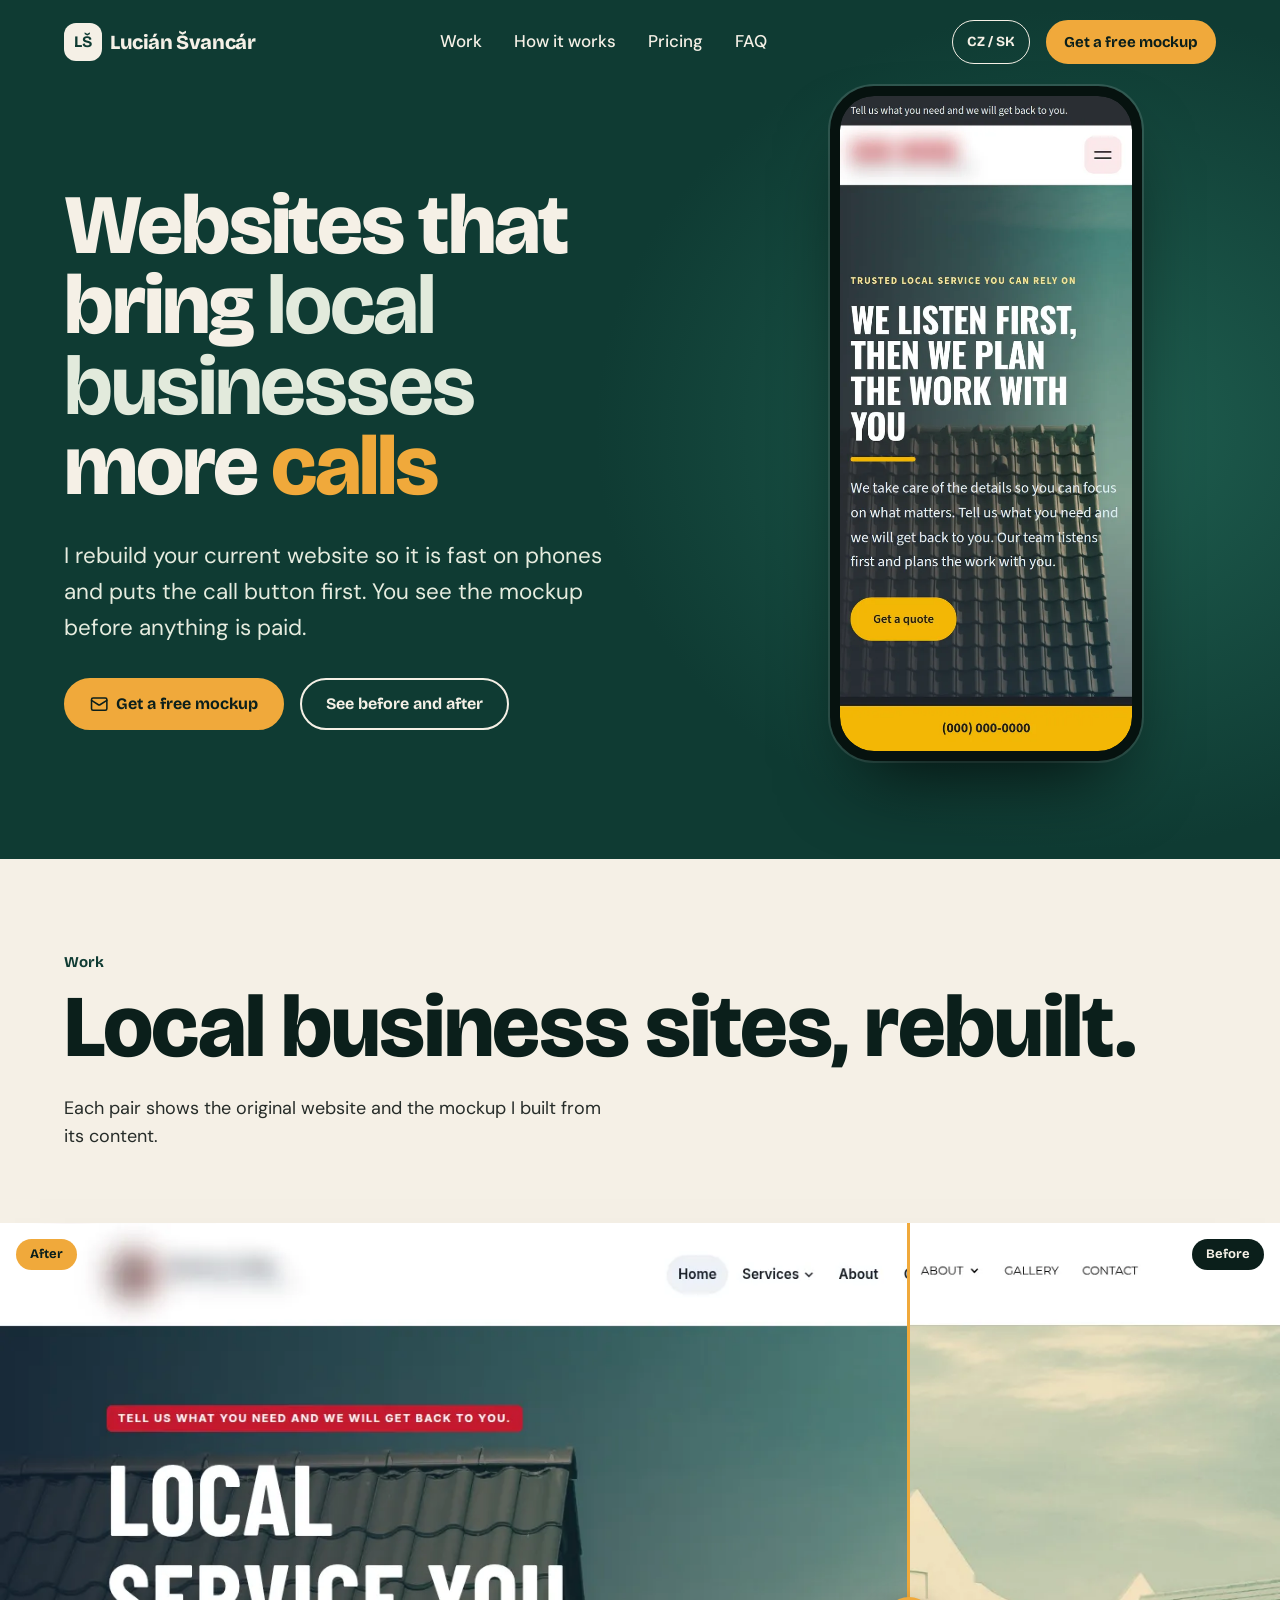
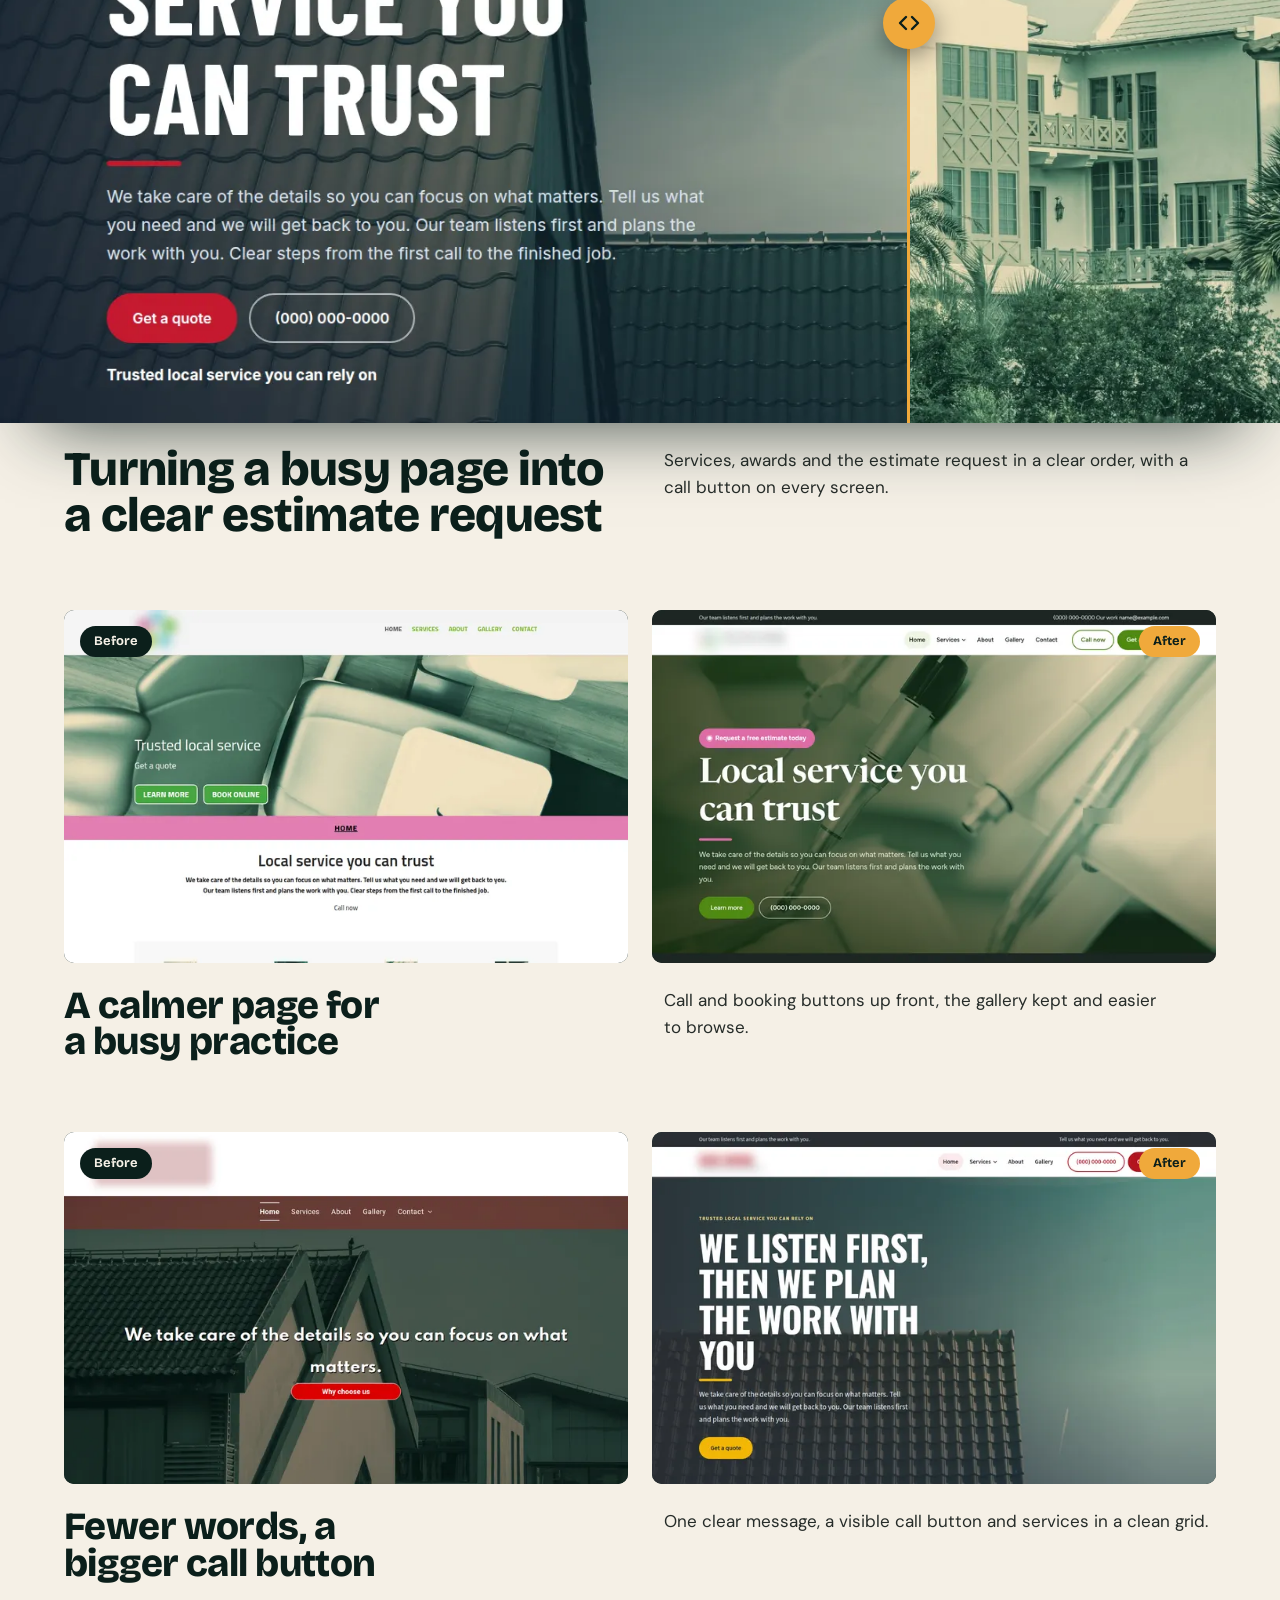
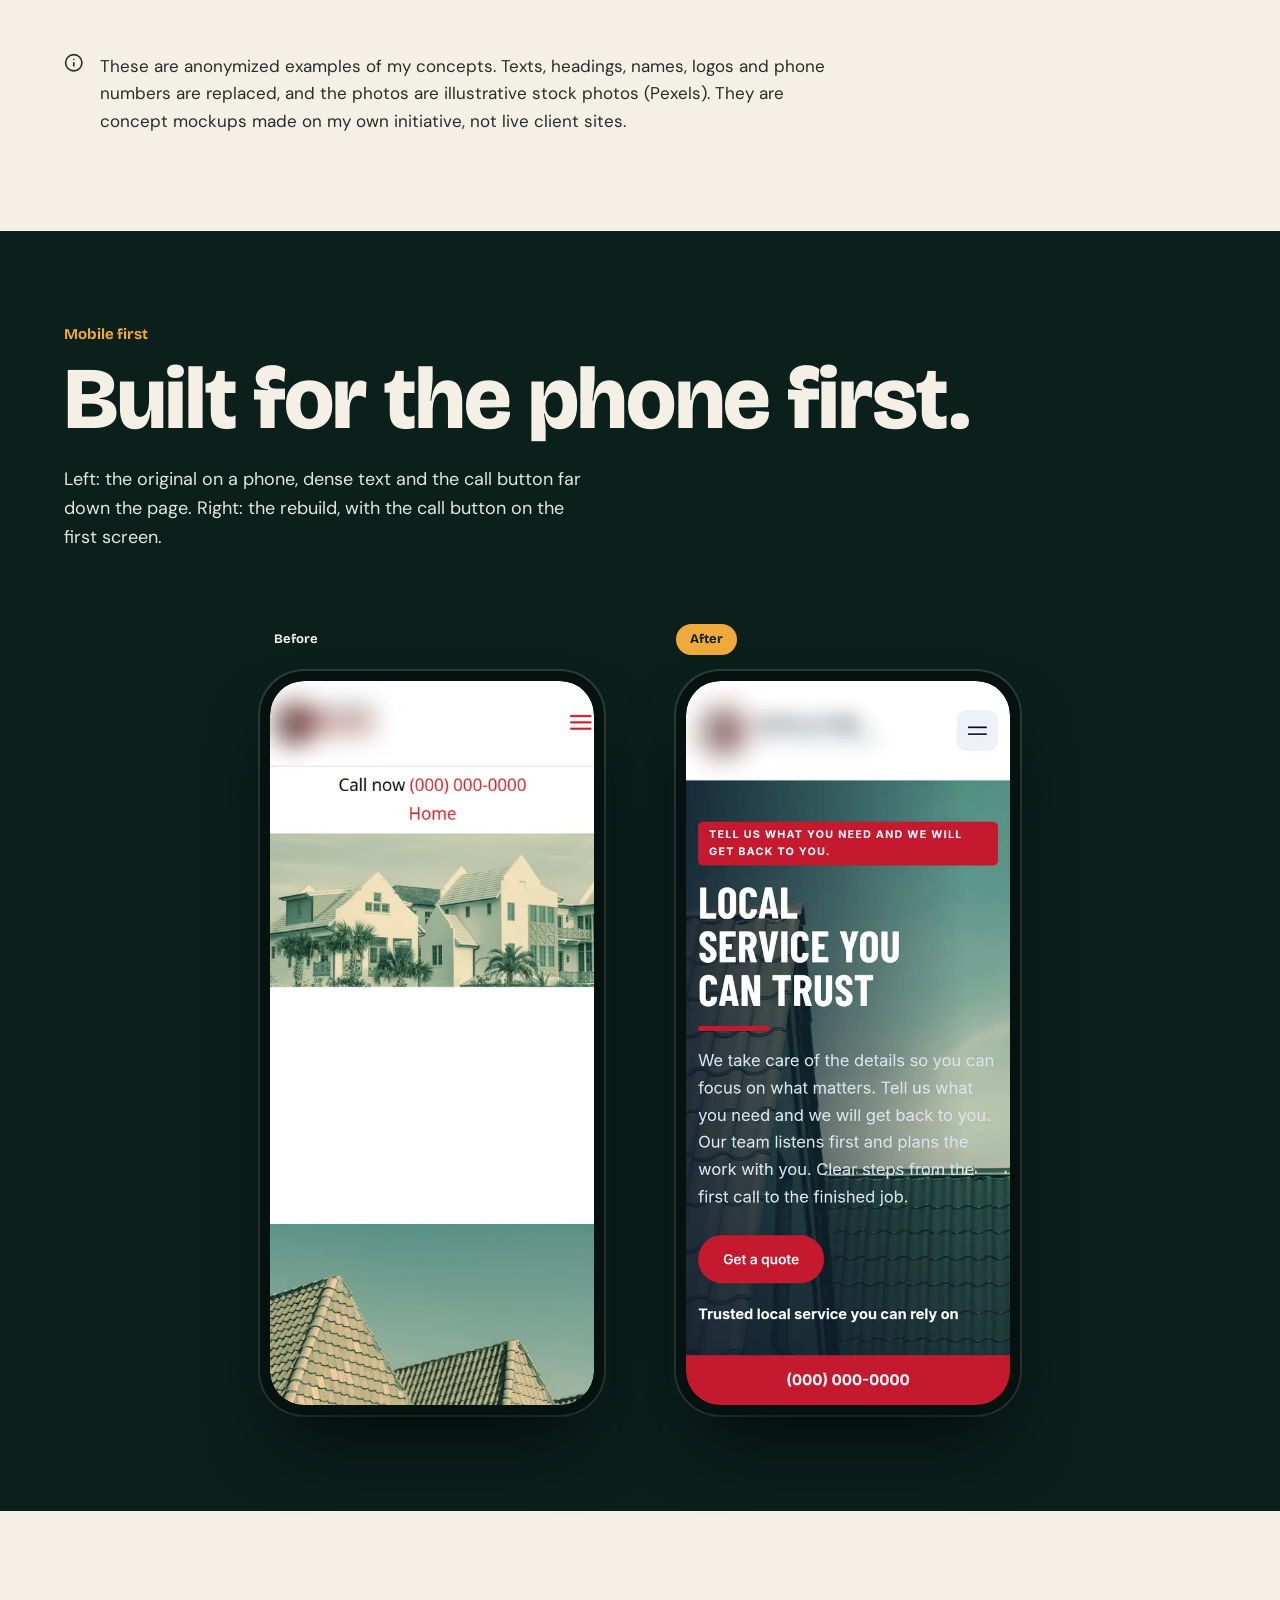
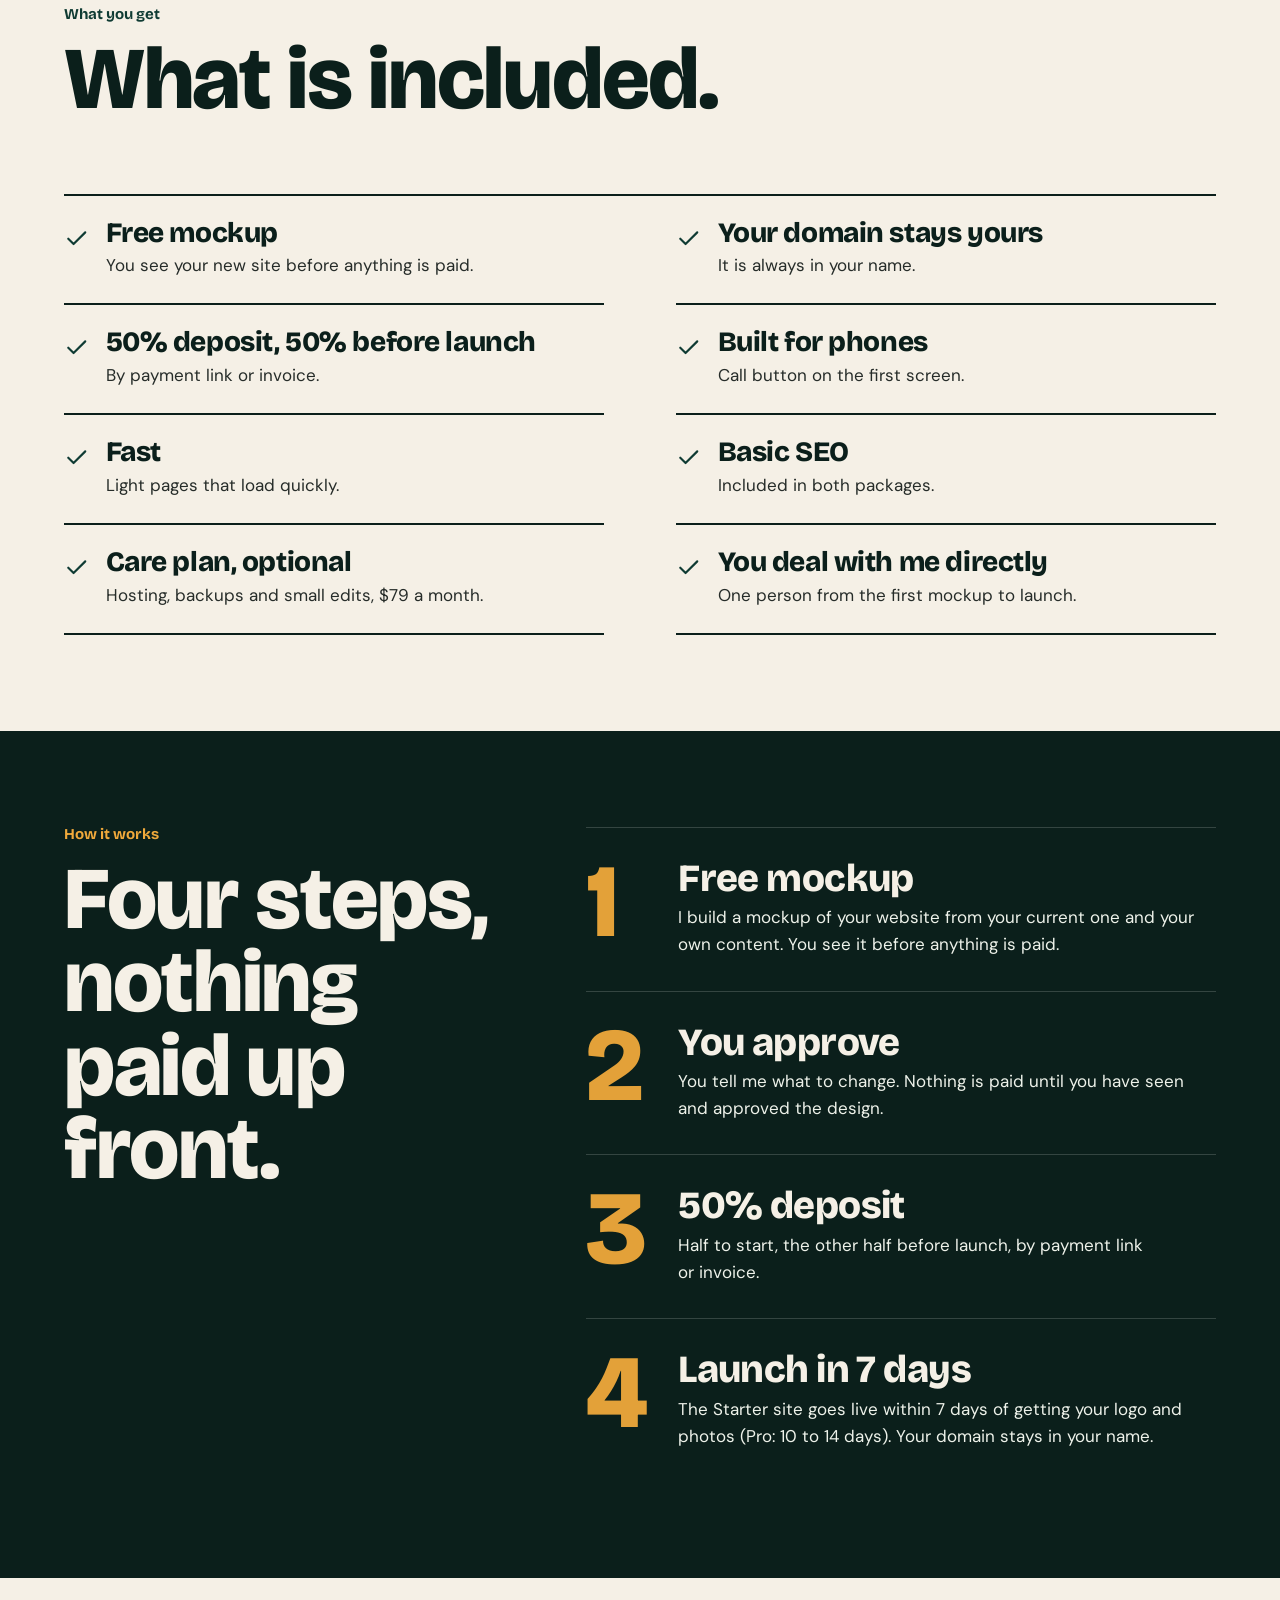
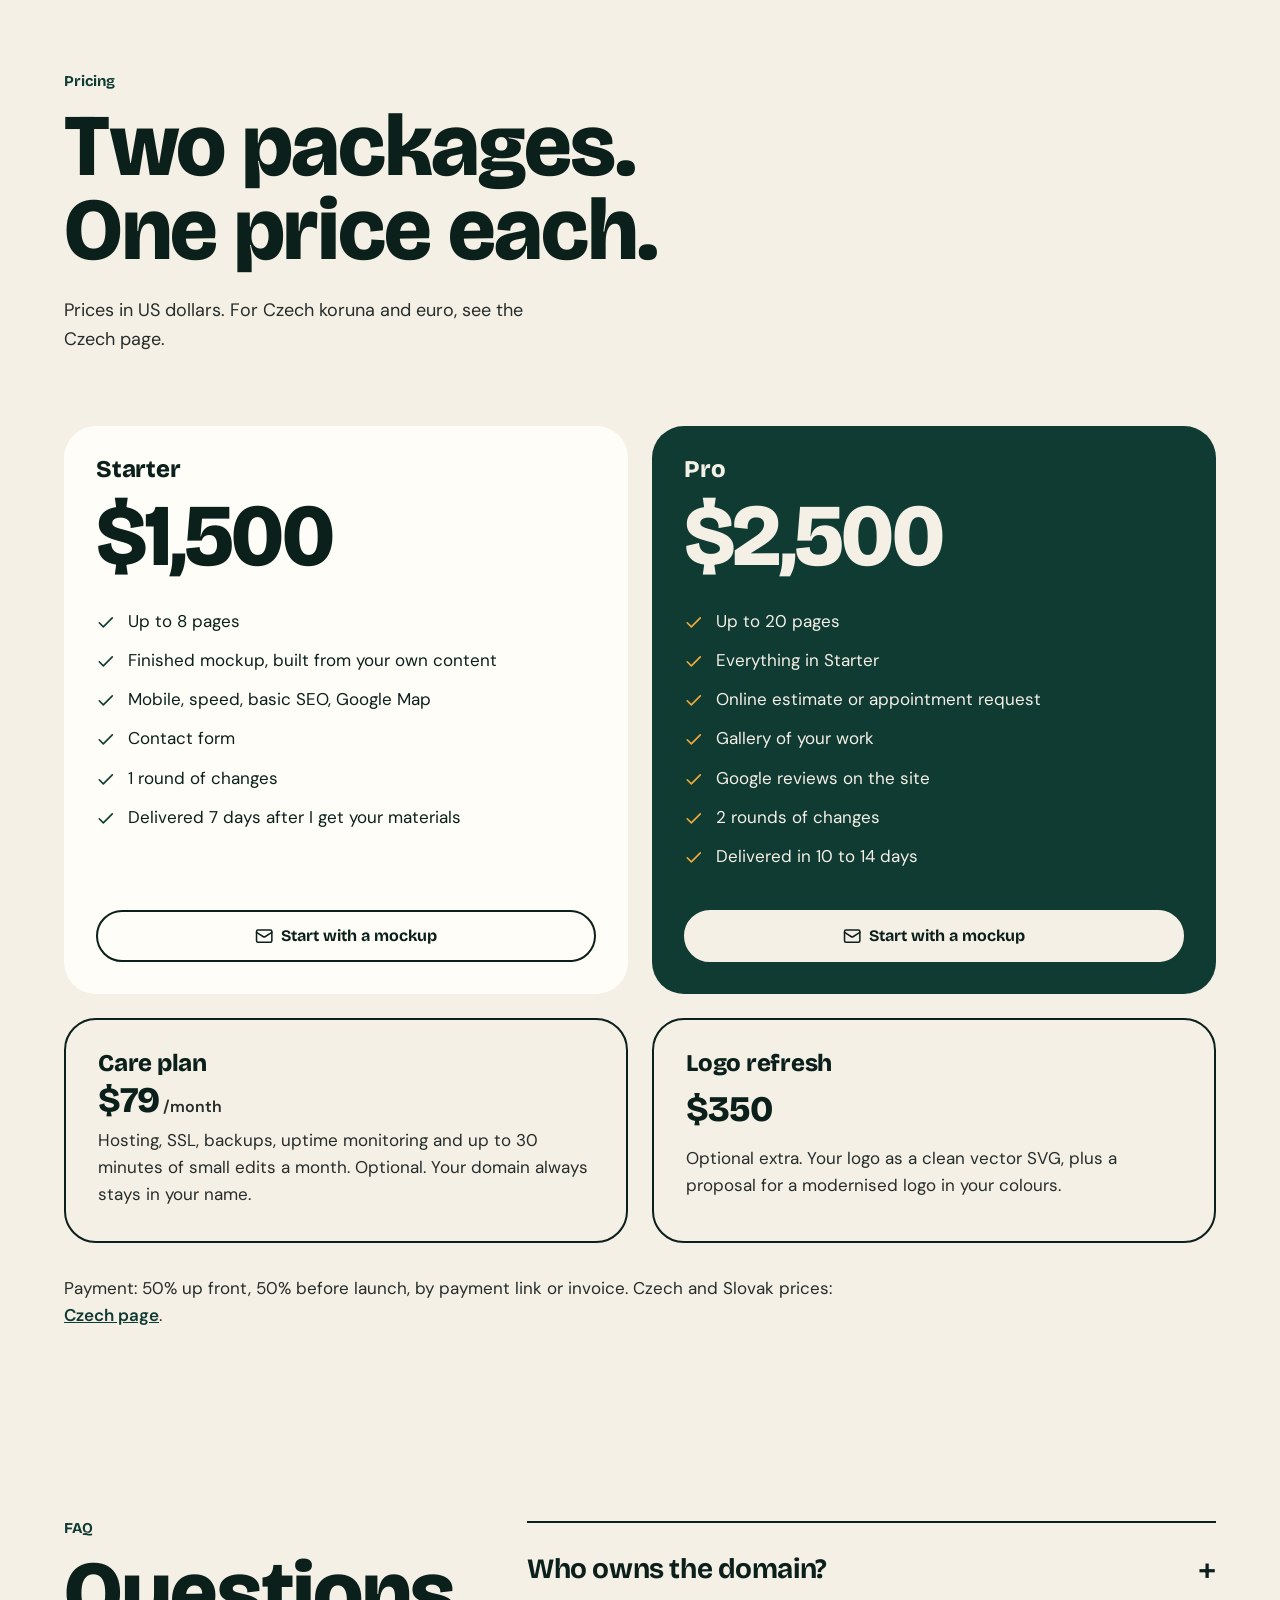
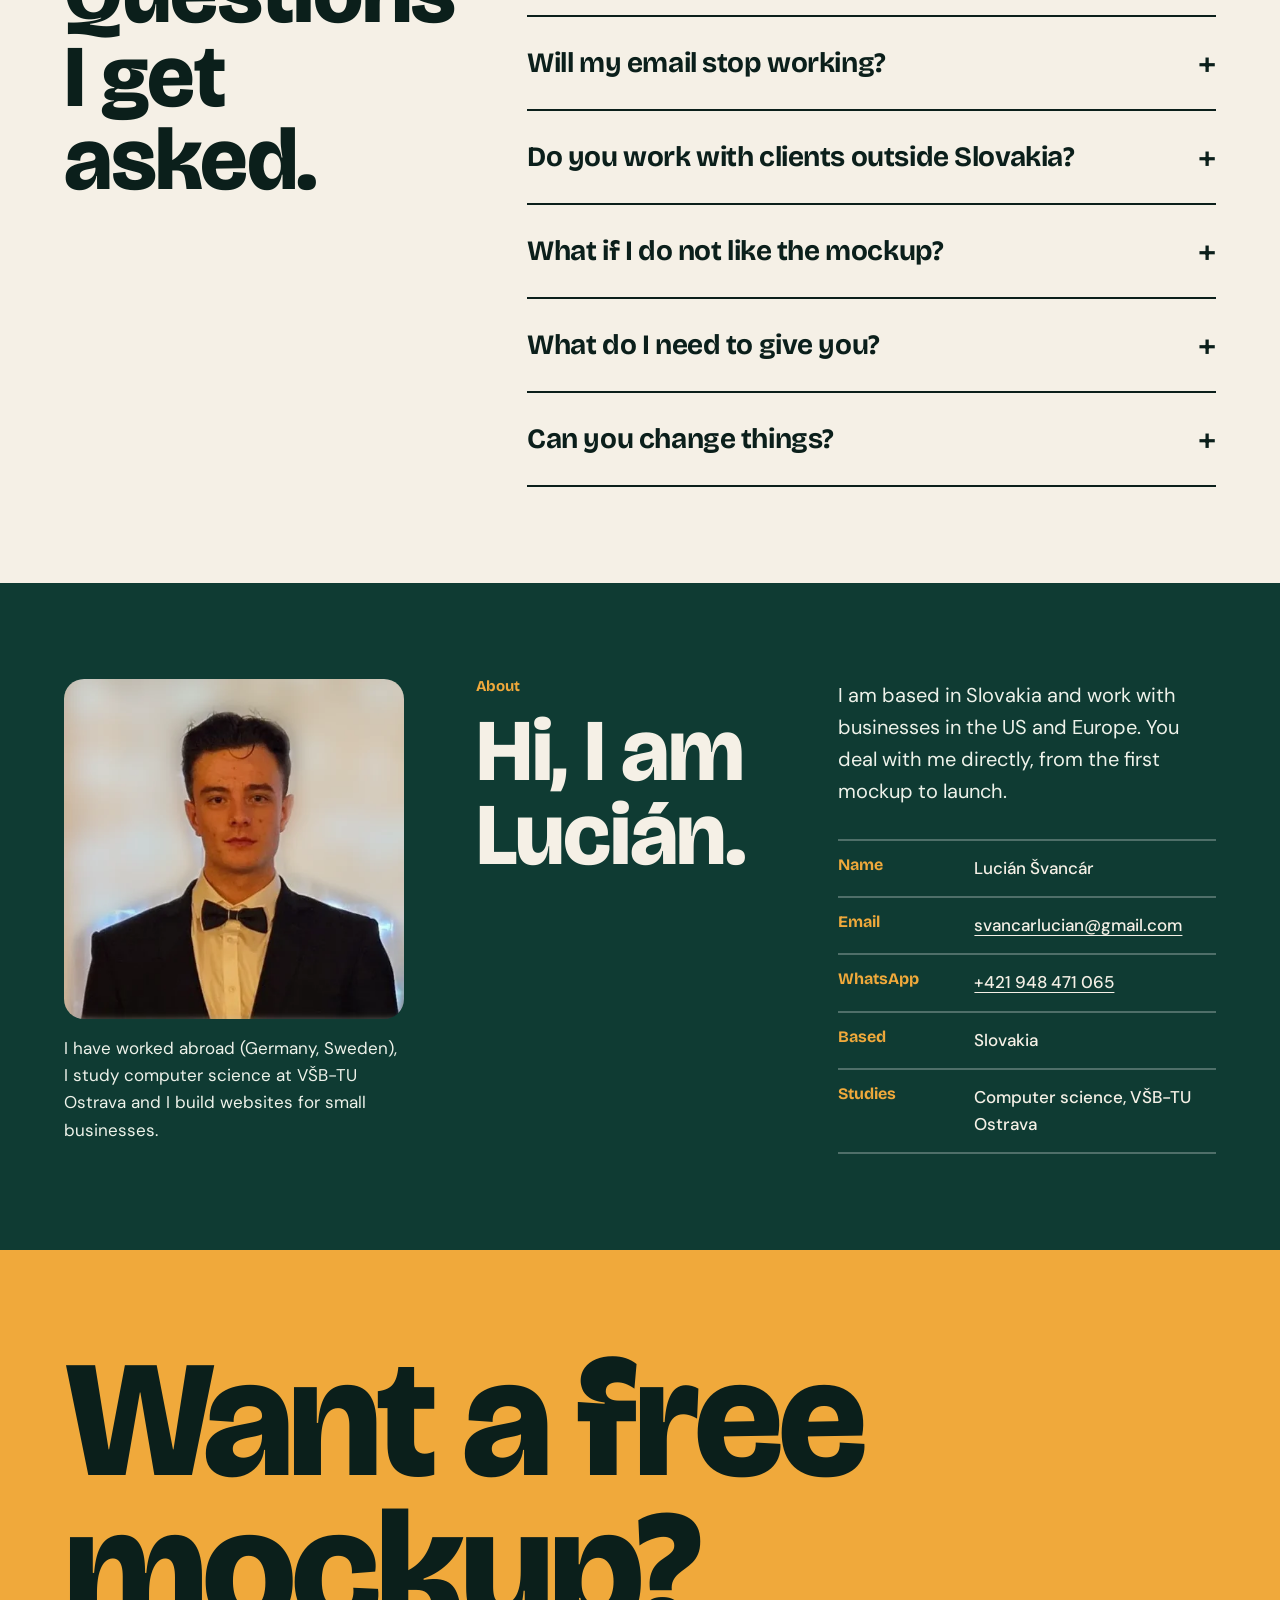
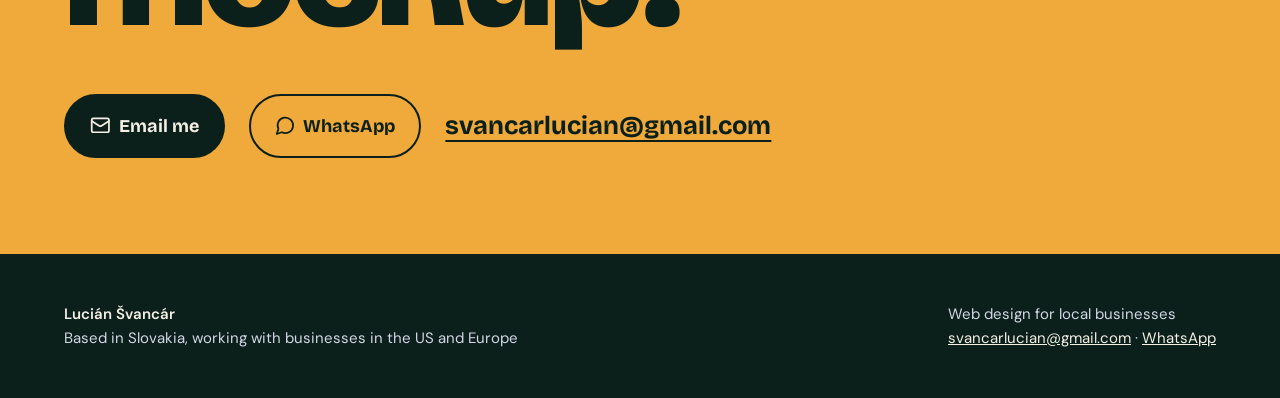
<file: index.html>
<!doctype html>
<html lang="en" class="nojs">
<head>
<meta charset="utf-8">
<meta name="viewport" content="width=device-width,initial-scale=1">
<title>Lucián Švancár | Websites that bring local businesses more calls</title>
<meta name="description" content="Web design for local businesses. Free mockup first, you approve it, 50% deposit, launch in 7 days. Starter from $1,500.">
<meta name="robots" content="index,follow,max-image-preview:large">
<link rel="canonical" href="https://luciansvancar.github.io/">
<link rel="alternate" hreflang="en" href="https://luciansvancar.github.io/">
<link rel="alternate" hreflang="cs" href="https://luciansvancar.github.io/cz/">
<link rel="alternate" hreflang="x-default" href="https://luciansvancar.github.io/">
<meta property="og:type" content="website">
<meta property="og:title" content="Lucián Švancár | Websites that bring local businesses more calls">
<meta property="og:description" content="Web design for local businesses. Free mockup first, you approve it, 50% deposit, launch in 7 days. Starter from $1,500.">
<meta property="og:url" content="https://luciansvancar.github.io/">
<meta property="og:image" content="https://luciansvancar.github.io/img/og.png">
<meta property="og:locale" content="en_US">
<meta name="twitter:card" content="summary_large_image">
<meta name="theme-color" content="#0f3b33">
<link rel="icon" href="favicon.svg" type="image/svg+xml">
<link rel="preload" href="fonts/brico-latin.woff2" as="font" type="font/woff2" crossorigin>
<link rel="stylesheet" href="css/style.css">
<script type="application/ld+json">{"@context":"https://schema.org","@type":"ProfessionalService","name":"Lucián Švancár, web design","url":"https://luciansvancar.github.io/","email":"svancarlucian@gmail.com","description":"Web design for local businesses","areaServed":["US","Europe"],"founder":{"@type":"Person","name":"Lucián Švancár"}}</script>
<script>document.documentElement.classList.remove('nojs')</script>
</head>
<body>
<a class="skip" href="#main">Skip to content</a>
<header class="hd"><div class="wrap">
<a class="brand" href="./"><b aria-hidden="true">LŠ</b><span>Lucián Švancár</span></a>
<nav class="nav" aria-label="Main"><a href="#work">Work</a><a href="#how">How it works</a><a href="#pricing">Pricing</a><a href="#faq">FAQ</a></nav>
<div class="hd-r"><a class="lang" href="cz/" hreflang="cs" lang="cs">CZ / SK</a><a class="btn sm" href="mailto:svancarlucian@gmail.com?subject=Free%20website%20mockup">Get a free mockup</a><button class="burger" type="button" aria-expanded="false" aria-controls="mnav" aria-label="Menu"><svg class="i" viewBox="0 0 24 24" aria-hidden="true"><path d="M4 6h16M4 12h16M4 18h16"/></svg></button></div>
</div><div class="mnav" id="mnav"><a href="#work">Work</a><a href="#how">How it works</a><a href="#pricing">Pricing</a><a href="#faq">FAQ</a><a href="mailto:svancarlucian@gmail.com?subject=Free%20website%20mockup">Get a free mockup</a></div></header>
<main id="main">
<section class="hero"><div class="wrap hero-g"><div class="hl">
<h1>Websites that bring <span class="sm">local businesses</span> more <span class="c">calls</span></h1>
<p class="lede">I rebuild your current website so it is fast on phones and puts the call button first. You see the mockup before anything is paid.</p>
<div class="cta"><a class="btn" href="mailto:svancarlucian@gmail.com?subject=Free%20website%20mockup"><svg class="i" viewBox="0 0 24 24" aria-hidden="true"><rect width="20" height="16" x="2" y="4" rx="2"/><path d="m22 7-8.97 5.7a1.94 1.94 0 0 1-2.06 0L2 7"/></svg>Get a free mockup</a><a class="lnk" href="#work">See before and after</a></div>
</div><div class="hp"><div class="phone hero-ph"><img src="img/m-roof2-after.webp" width="600" height="1298" alt="Anonymized phone screenshot of a roofing company website"></div></div>
</div></section>
<section id="work"><div class="wrap">
<div class="sec-h rv"><div><span class="kick">Work</span><h2>Local business sites, rebuilt.</h2></div><p>Each pair shows the original website and the mockup I built from its content.</p></div>
<div class="bigcase rv"><div class="cmp" style="--p:71%"><div class="cmp-i cmp-b"><span class="tag">Before</span><img src="img/roof1-before-700.webp" srcset="img/roof1-before-700.webp 720w,img/roof1-before.webp 1440w" sizes="100vw" width="1440" height="900" alt="Before and after, local roofing company (anonymized)" loading="lazy" decoding="async"></div><div class="cmp-i cmp-a"><span class="tag t2">After</span><img src="img/roof1-after-700.webp" srcset="img/roof1-after-700.webp 720w,img/roof1-after.webp 1440w" sizes="100vw" width="1440" height="900" alt="Before and after, local roofing company (anonymized)" loading="lazy" decoding="async"></div><div class="cmp-h" aria-hidden="true"><span><svg viewBox="0 0 24 24"><path d="m9 6-6 6 6 6M15 6l6 6-6 6"/></svg></span></div><input class="cmp-r" type="range" min="0" max="100" value="71" aria-label="Drag to compare before and after"></div><div class="wrap"><div class="cap"><h3>Turning a busy page into a clear estimate request</h3><p>Services, awards and the estimate request in a clear order, with a call button on every screen.</p></div></div></div><div class="smalls"><article class="sm-c rv"><div class="duo"><figure><span class="tag">Before</span><img src="img/dental-before-700.webp" srcset="img/dental-before-700.webp 720w,img/dental-before.webp 1440w" sizes="(min-width:900px) 45vw,100vw" width="1440" height="900" alt="Before and after, local dental practice (anonymized)" loading="lazy" decoding="async"></figure><figure><span class="tag t2">After</span><img src="img/dental-after-700.webp" srcset="img/dental-after-700.webp 720w,img/dental-after.webp 1440w" sizes="(min-width:900px) 45vw,100vw" width="1440" height="900" alt="Before and after, local dental practice (anonymized)" loading="lazy" decoding="async"></figure></div><div class="cap"><h3>A calmer page for a busy practice</h3><p>Call and booking buttons up front, the gallery kept and easier to browse.</p></div></article><article class="sm-c rv"><div class="duo"><figure><span class="tag">Before</span><img src="img/roof2-before-700.webp" srcset="img/roof2-before-700.webp 720w,img/roof2-before.webp 1440w" sizes="(min-width:900px) 45vw,100vw" width="1440" height="900" alt="Before and after, local roofing company (anonymized)" loading="lazy" decoding="async"></figure><figure><span class="tag t2">After</span><img src="img/roof2-after-700.webp" srcset="img/roof2-after-700.webp 720w,img/roof2-after.webp 1440w" sizes="(min-width:900px) 45vw,100vw" width="1440" height="900" alt="Before and after, local roofing company (anonymized)" loading="lazy" decoding="async"></figure></div><div class="cap"><h3>Fewer words, a bigger call button</h3><p>One clear message, a visible call button and services in a clean grid.</p></div></article></div>
<p class="note rv"><svg class="i" viewBox="0 0 24 24" aria-hidden="true"><circle cx="12" cy="12" r="10"/><path d="M12 16v-4M12 8h.01"/></svg><span>These are anonymized examples of my concepts. Texts, headings, names, logos and phone numbers are replaced, and the photos are illustrative stock photos (Pexels). They are concept mockups made on my own initiative, not live client sites.</span></p>
</div></section>
<section id="mobile" class="dark mf"><div class="wrap"><div class="sec-h rv"><div><span class="kick">Mobile first</span><h2>Built for the phone first.</h2></div><p>Left: the original on a phone, dense text and the call button far down the page. Right: the rebuild, with the call button on the first screen.</p></div><div class="phones rv"><figure class="phone-w"><span class="tag">Before</span><div class="phone"><img src="img/m-roof1-before.webp" width="600" height="1298" alt="Anonymized phone screenshot of a roofing company website" loading="lazy" decoding="async"></div></figure><figure class="phone-w"><span class="tag t2">After</span><div class="phone"><img src="img/m-roof1-after.webp" width="600" height="1298" alt="Anonymized phone screenshot of a roofing company website" loading="lazy" decoding="async"></div></figure></div></div></section>
<section id="get"><div class="wrap"><div class="sec-h rv"><div><span class="kick">What you get</span><h2>What is included.</h2></div></div><ul class="gets"><li class="rv"><svg class="i" viewBox="0 0 24 24" aria-hidden="true"><path d="M20 6 9 17l-5-5"/></svg><div><h3>Free mockup</h3><p>You see your new site before anything is paid.</p></div></li><li class="rv"><svg class="i" viewBox="0 0 24 24" aria-hidden="true"><path d="M20 6 9 17l-5-5"/></svg><div><h3>Your domain stays yours</h3><p>It is always in your name.</p></div></li><li class="rv"><svg class="i" viewBox="0 0 24 24" aria-hidden="true"><path d="M20 6 9 17l-5-5"/></svg><div><h3>50% deposit, 50% before launch</h3><p>By payment link or invoice.</p></div></li><li class="rv"><svg class="i" viewBox="0 0 24 24" aria-hidden="true"><path d="M20 6 9 17l-5-5"/></svg><div><h3>Built for phones</h3><p>Call button on the first screen.</p></div></li><li class="rv"><svg class="i" viewBox="0 0 24 24" aria-hidden="true"><path d="M20 6 9 17l-5-5"/></svg><div><h3>Fast</h3><p>Light pages that load quickly.</p></div></li><li class="rv"><svg class="i" viewBox="0 0 24 24" aria-hidden="true"><path d="M20 6 9 17l-5-5"/></svg><div><h3>Basic SEO</h3><p>Included in both packages.</p></div></li><li class="rv"><svg class="i" viewBox="0 0 24 24" aria-hidden="true"><path d="M20 6 9 17l-5-5"/></svg><div><h3>Care plan, optional</h3><p>Hosting, backups and small edits, $79 a month.</p></div></li><li class="rv"><svg class="i" viewBox="0 0 24 24" aria-hidden="true"><path d="M20 6 9 17l-5-5"/></svg><div><h3>You deal with me directly</h3><p>One person from the first mockup to launch.</p></div></li></ul></div></section>
<section id="how" class="dark"><div class="wrap steps">
<div class="stl rv"><span class="kick">How it works</span><h2>Four steps, nothing paid up front.</h2></div>
<ol style="list-style:none;margin:0;padding:0"><li class="step rv"><span class="nn" aria-hidden="true">1</span><div><h3>Free mockup</h3><p>I build a mockup of your website from your current one and your own content. You see it before anything is paid.</p></div></li><li class="step rv"><span class="nn" aria-hidden="true">2</span><div><h3>You approve</h3><p>You tell me what to change. Nothing is paid until you have seen and approved the design.</p></div></li><li class="step rv"><span class="nn" aria-hidden="true">3</span><div><h3>50% deposit</h3><p>Half to start, the other half before launch, by payment link or invoice.</p></div></li><li class="step rv"><span class="nn" aria-hidden="true">4</span><div><h3>Launch in 7 days</h3><p>The Starter site goes live within 7 days of getting your logo and photos (Pro: 10 to 14 days). Your domain stays in your name.</p></div></li></ol>
</div></section>
<section id="pricing"><div class="wrap">
<div class="sec-h rv"><div><span class="kick">Pricing</span><h2>Two packages. One price each.</h2></div><p>Prices in US dollars. For Czech koruna and euro, see the Czech page.</p></div>
<div class="plans"><div class="plan rv"><h3>Starter</h3><div class="price">$1,500</div><ul><li><svg class="i" viewBox="0 0 24 24" aria-hidden="true"><path d="M20 6 9 17l-5-5"/></svg><span>Up to 8 pages</span></li><li><svg class="i" viewBox="0 0 24 24" aria-hidden="true"><path d="M20 6 9 17l-5-5"/></svg><span>Finished mockup, built from your own content</span></li><li><svg class="i" viewBox="0 0 24 24" aria-hidden="true"><path d="M20 6 9 17l-5-5"/></svg><span>Mobile, speed, basic SEO, Google Map</span></li><li><svg class="i" viewBox="0 0 24 24" aria-hidden="true"><path d="M20 6 9 17l-5-5"/></svg><span>Contact form</span></li><li><svg class="i" viewBox="0 0 24 24" aria-hidden="true"><path d="M20 6 9 17l-5-5"/></svg><span>1 round of changes</span></li><li><svg class="i" viewBox="0 0 24 24" aria-hidden="true"><path d="M20 6 9 17l-5-5"/></svg><span>Delivered 7 days after I get your materials</span></li></ul><a class="btn ghost" href="mailto:svancarlucian@gmail.com?subject=Free%20website%20mockup"><svg class="i" viewBox="0 0 24 24" aria-hidden="true"><rect width="20" height="16" x="2" y="4" rx="2"/><path d="m22 7-8.97 5.7a1.94 1.94 0 0 1-2.06 0L2 7"/></svg>Start with a mockup</a></div><div class="plan pro rv"><h3>Pro</h3><div class="price">$2,500</div><ul><li><svg class="i" viewBox="0 0 24 24" aria-hidden="true"><path d="M20 6 9 17l-5-5"/></svg><span>Up to 20 pages</span></li><li><svg class="i" viewBox="0 0 24 24" aria-hidden="true"><path d="M20 6 9 17l-5-5"/></svg><span>Everything in Starter</span></li><li><svg class="i" viewBox="0 0 24 24" aria-hidden="true"><path d="M20 6 9 17l-5-5"/></svg><span>Online estimate or appointment request</span></li><li><svg class="i" viewBox="0 0 24 24" aria-hidden="true"><path d="M20 6 9 17l-5-5"/></svg><span>Gallery of your work</span></li><li><svg class="i" viewBox="0 0 24 24" aria-hidden="true"><path d="M20 6 9 17l-5-5"/></svg><span>Google reviews on the site</span></li><li><svg class="i" viewBox="0 0 24 24" aria-hidden="true"><path d="M20 6 9 17l-5-5"/></svg><span>2 rounds of changes</span></li><li><svg class="i" viewBox="0 0 24 24" aria-hidden="true"><path d="M20 6 9 17l-5-5"/></svg><span>Delivered in 10 to 14 days</span></li></ul><a class="btn" href="mailto:svancarlucian@gmail.com?subject=Free%20website%20mockup"><svg class="i" viewBox="0 0 24 24" aria-hidden="true"><rect width="20" height="16" x="2" y="4" rx="2"/><path d="m22 7-8.97 5.7a1.94 1.94 0 0 1-2.06 0L2 7"/></svg>Start with a mockup</a></div></div>
<div class="also"><div class="add rv"><h3>Care plan</h3><div class="p">$79<small style="font:600 1rem var(--f-b);letter-spacing:0;color:var(--mute)"> /month</small></div><p>Hosting, SSL, backups, uptime monitoring and up to 30 minutes of small edits a month. Optional. Your domain always stays in your name.</p></div><div class="add rv"><h3>Logo refresh</h3><div class="p">$350<small style="font:600 1rem var(--f-b);letter-spacing:0;color:var(--mute)"> </small></div><p>Optional extra. Your logo as a clean vector SVG, plus a proposal for a modernised logo in your colours.</p></div></div>
<p class="pay">Payment: 50% up front, 50% before launch, by payment link or invoice. Czech and Slovak prices: <a href="https://luciansvancar.github.io/cz/">Czech page</a>.</p>
</div></section>
<section id="faq"><div class="wrap faq">
<div class="rv"><span class="kick">FAQ</span><h2>Questions I get asked.</h2></div>
<div class="rv"><details><summary>Who owns the domain?</summary><p>You do. The domain always stays in your name. I only point it to the new site when you approve.</p></details><details><summary>Will my email stop working?</summary><p>No. I only point the website part of your domain to the new site, so email is not affected. If you already pay for hosting, you can cancel it after launch, or I can host the site for you in the care plan.</p></details><details><summary>Do you work with clients outside Slovakia?</summary><p>Yes. Everything runs by email and a payment link, so the country does not matter. Prices are in US dollars on this page, Czech koruna and euro on the Czech page.</p></details><details><summary>What if I do not like the mockup?</summary><p>Then you pay nothing. The mockup is free, and no money changes hands until you have seen and approved the design.</p></details><details><summary>What do I need to give you?</summary><p>Your logo in the best quality you have, photos of your work or team, and who manages your domain. I never ask for passwords by email.</p></details><details><summary>Can you change things?</summary><p>Yes. Changes are included before launch: 1 round in Starter, 2 in Pro. I collect them in one email.</p></details></div>
</div></section>
<section class="about"><div class="wrap"><figure class="photo on rv"><img src="img/lucian.webp" width="480" height="480" alt="Lucián Švancár" loading="lazy" decoding="async"><figcaption>I have worked abroad (Germany, Sweden), I study computer science at VŠB-TU Ostrava and I build websites for small businesses.</figcaption></figure><div class="rv"><span class="kick">About</span><h2>Hi, I am Lucián.</h2></div><div class="rv"><p>I am based in Slovakia and work with businesses in the US and Europe. You deal with me directly, from the first mockup to launch.</p><dl class="facts"><div><dt>Name</dt><dd>Lucián Švancár</dd></div><div><dt>Email</dt><dd><a href="mailto:svancarlucian@gmail.com">svancarlucian@gmail.com</a></dd></div><div><dt>WhatsApp</dt><dd><a href="https://wa.me/421948471065">+421 948 471 065</a></dd></div><div><dt>Based</dt><dd>Slovakia</dd></div><div><dt>Studies</dt><dd>Computer science, VŠB-TU Ostrava</dd></div></dl></div></div></section>
<section class="contact" id="contact"><div class="wrap"><h2>Want a free mockup?</h2><div class="row"><a class="btn" href="mailto:svancarlucian@gmail.com?subject=Free%20website%20mockup"><svg class="i" viewBox="0 0 24 24" aria-hidden="true"><rect width="20" height="16" x="2" y="4" rx="2"/><path d="m22 7-8.97 5.7a1.94 1.94 0 0 1-2.06 0L2 7"/></svg>Email me</a><a class="btn wa" href="https://wa.me/421948471065"><svg class="i" viewBox="0 0 24 24" aria-hidden="true"><path d="M7.9 20A9 9 0 1 0 4 16.1L2 22Z"/></svg>WhatsApp</a><a class="em" href="mailto:svancarlucian@gmail.com">svancarlucian@gmail.com</a></div></div></section>
</main>
<footer class="ft"><div class="wrap"><address><strong style="color:var(--paper)">Lucián Švancár</strong><br>Based in Slovakia, working with businesses in the US and Europe</address><p>Web design for local businesses<br><a href="mailto:svancarlucian@gmail.com">svancarlucian@gmail.com</a> · <a href="https://wa.me/421948471065">WhatsApp</a></p></div></footer>
<a class="sticky" href="mailto:svancarlucian@gmail.com?subject=Free%20website%20mockup"><svg class="i" viewBox="0 0 24 24" aria-hidden="true"><rect width="20" height="16" x="2" y="4" rx="2"/><path d="m22 7-8.97 5.7a1.94 1.94 0 0 1-2.06 0L2 7"/></svg>Get a free mockup</a>
<script src="js/main.js" defer></script>
</body></html>
</file>
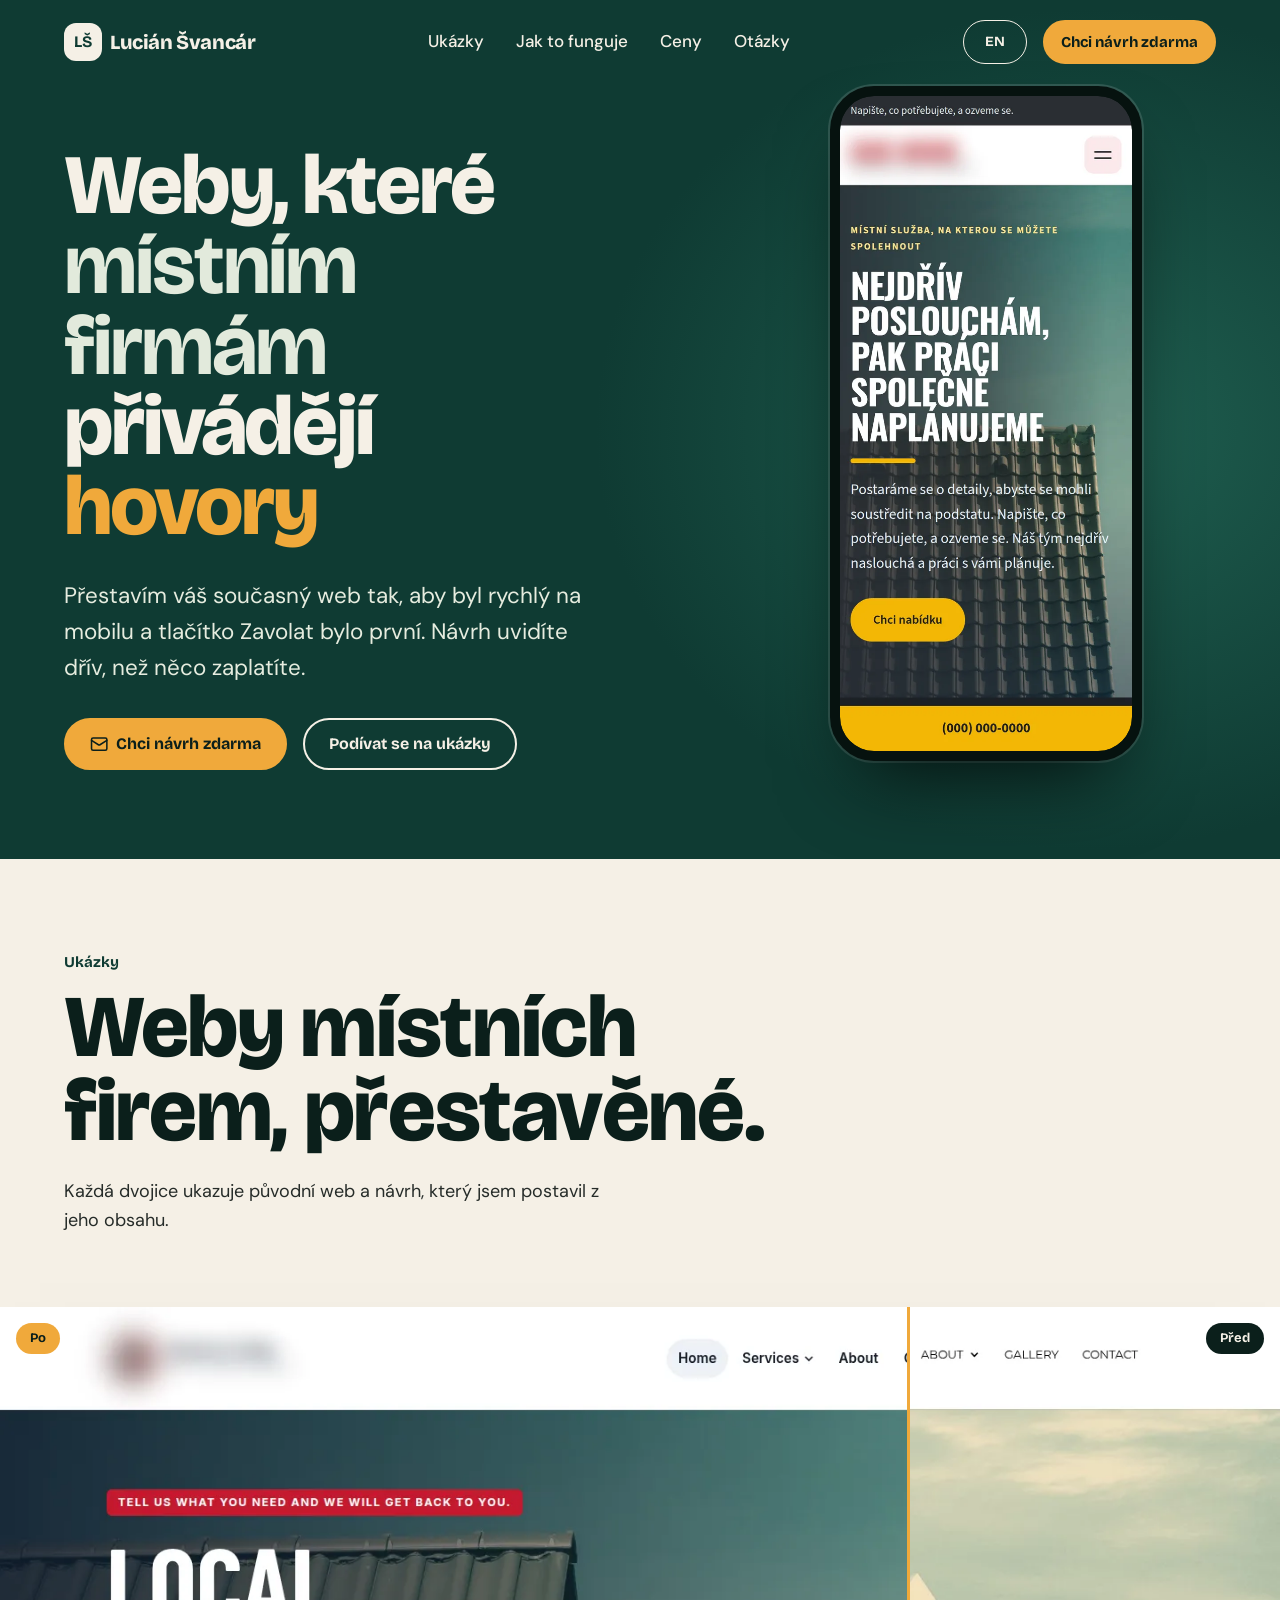
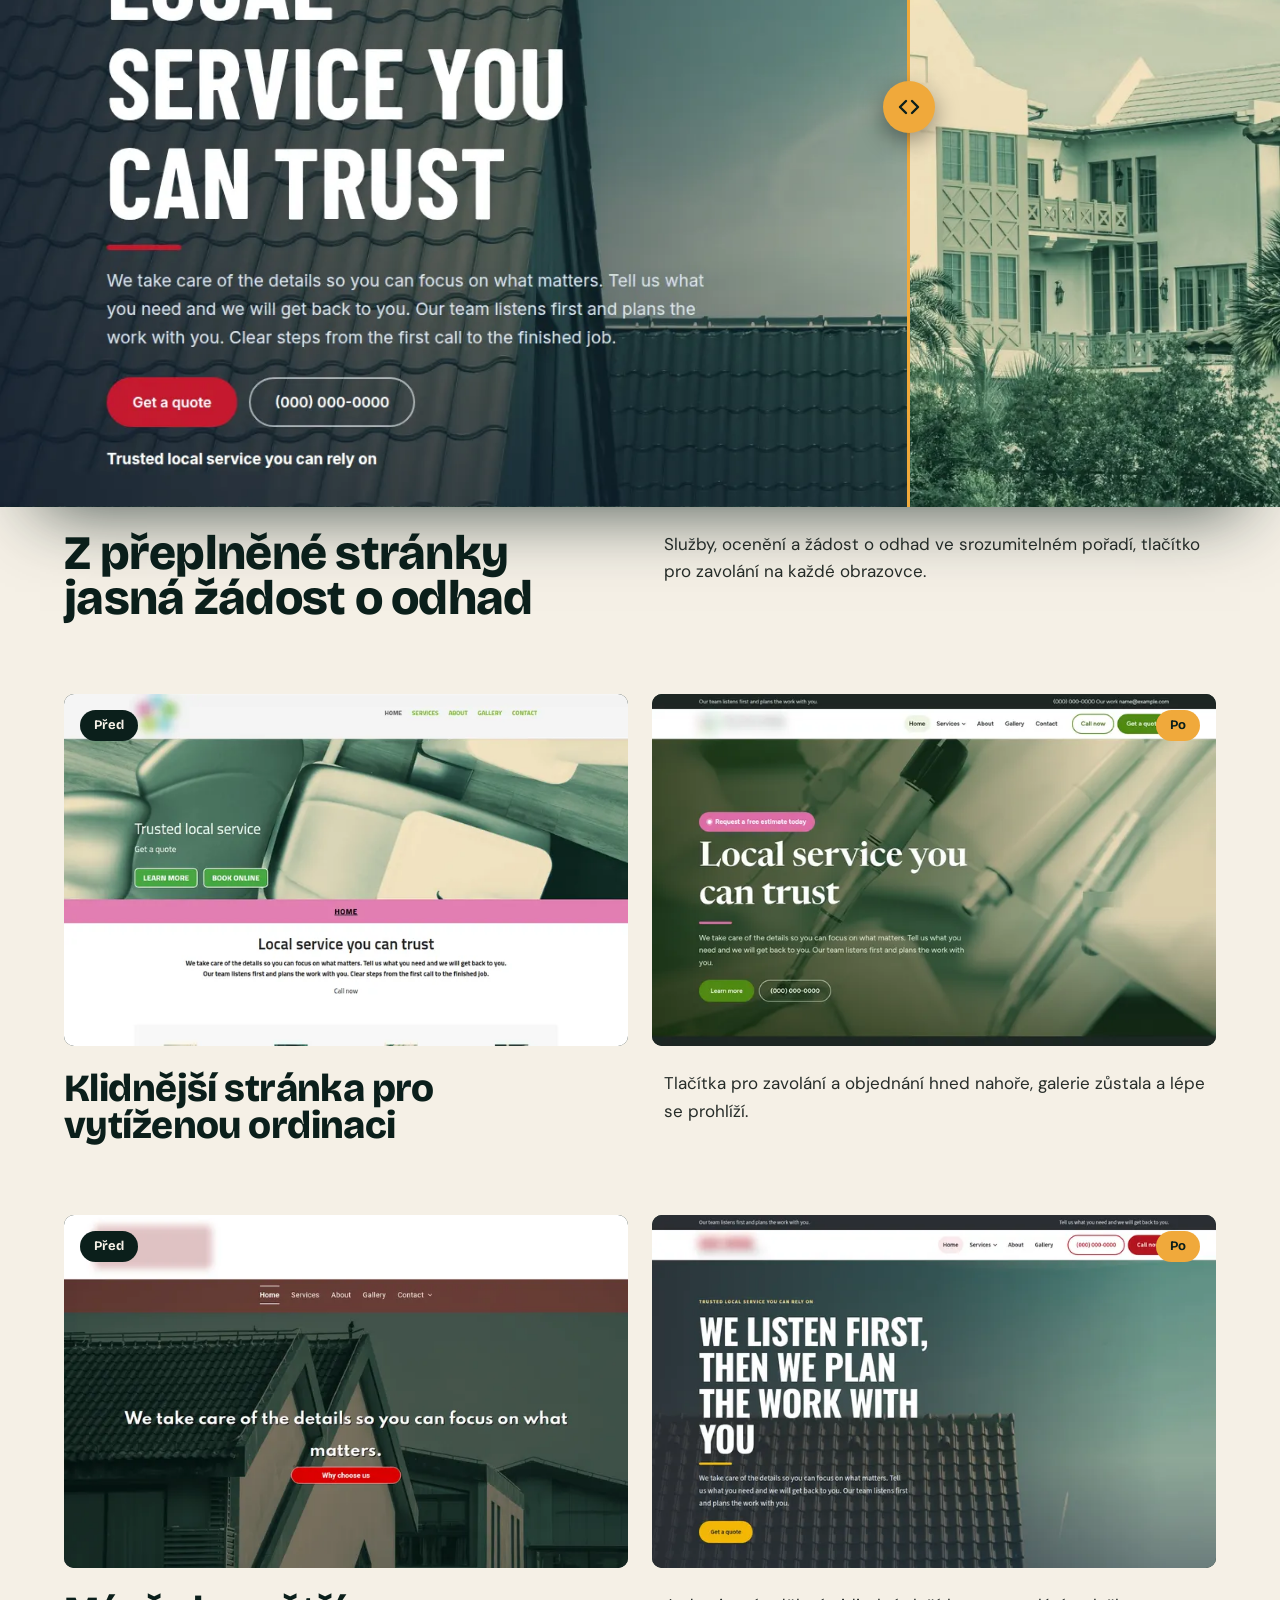
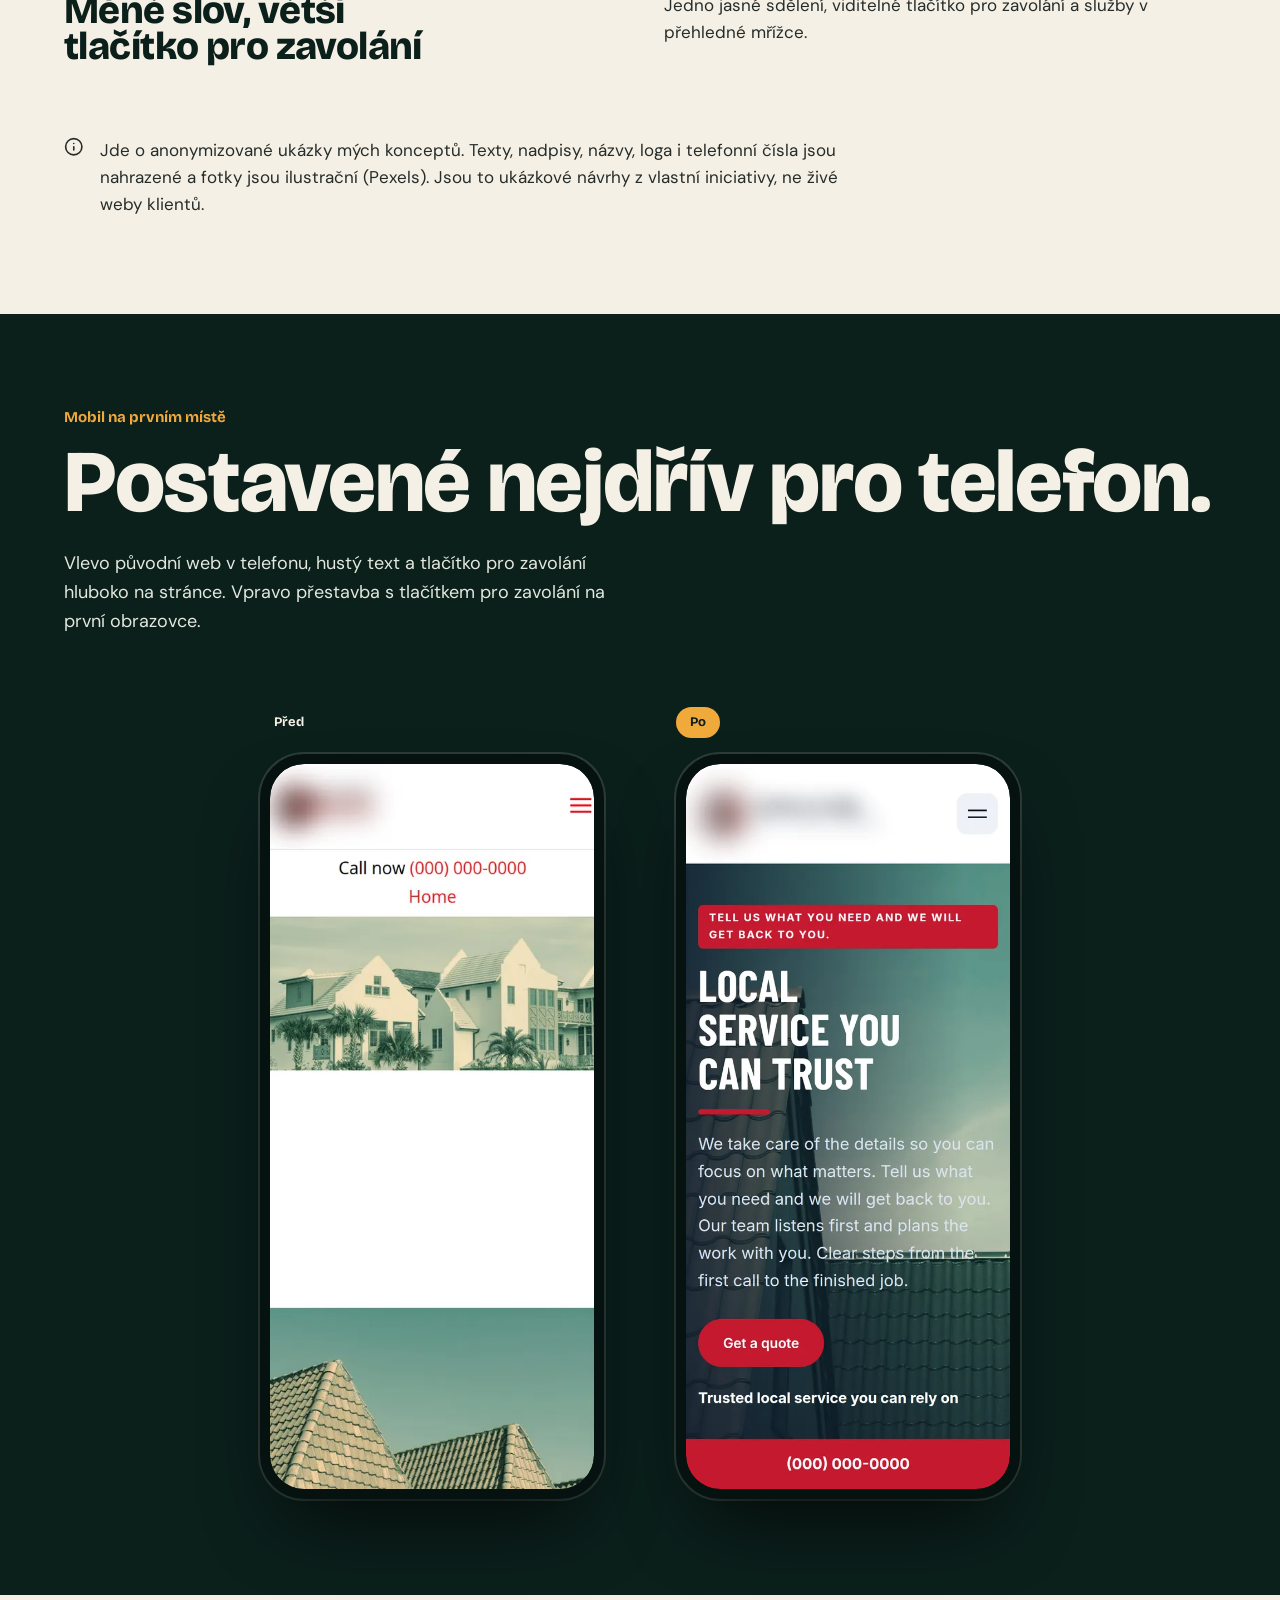
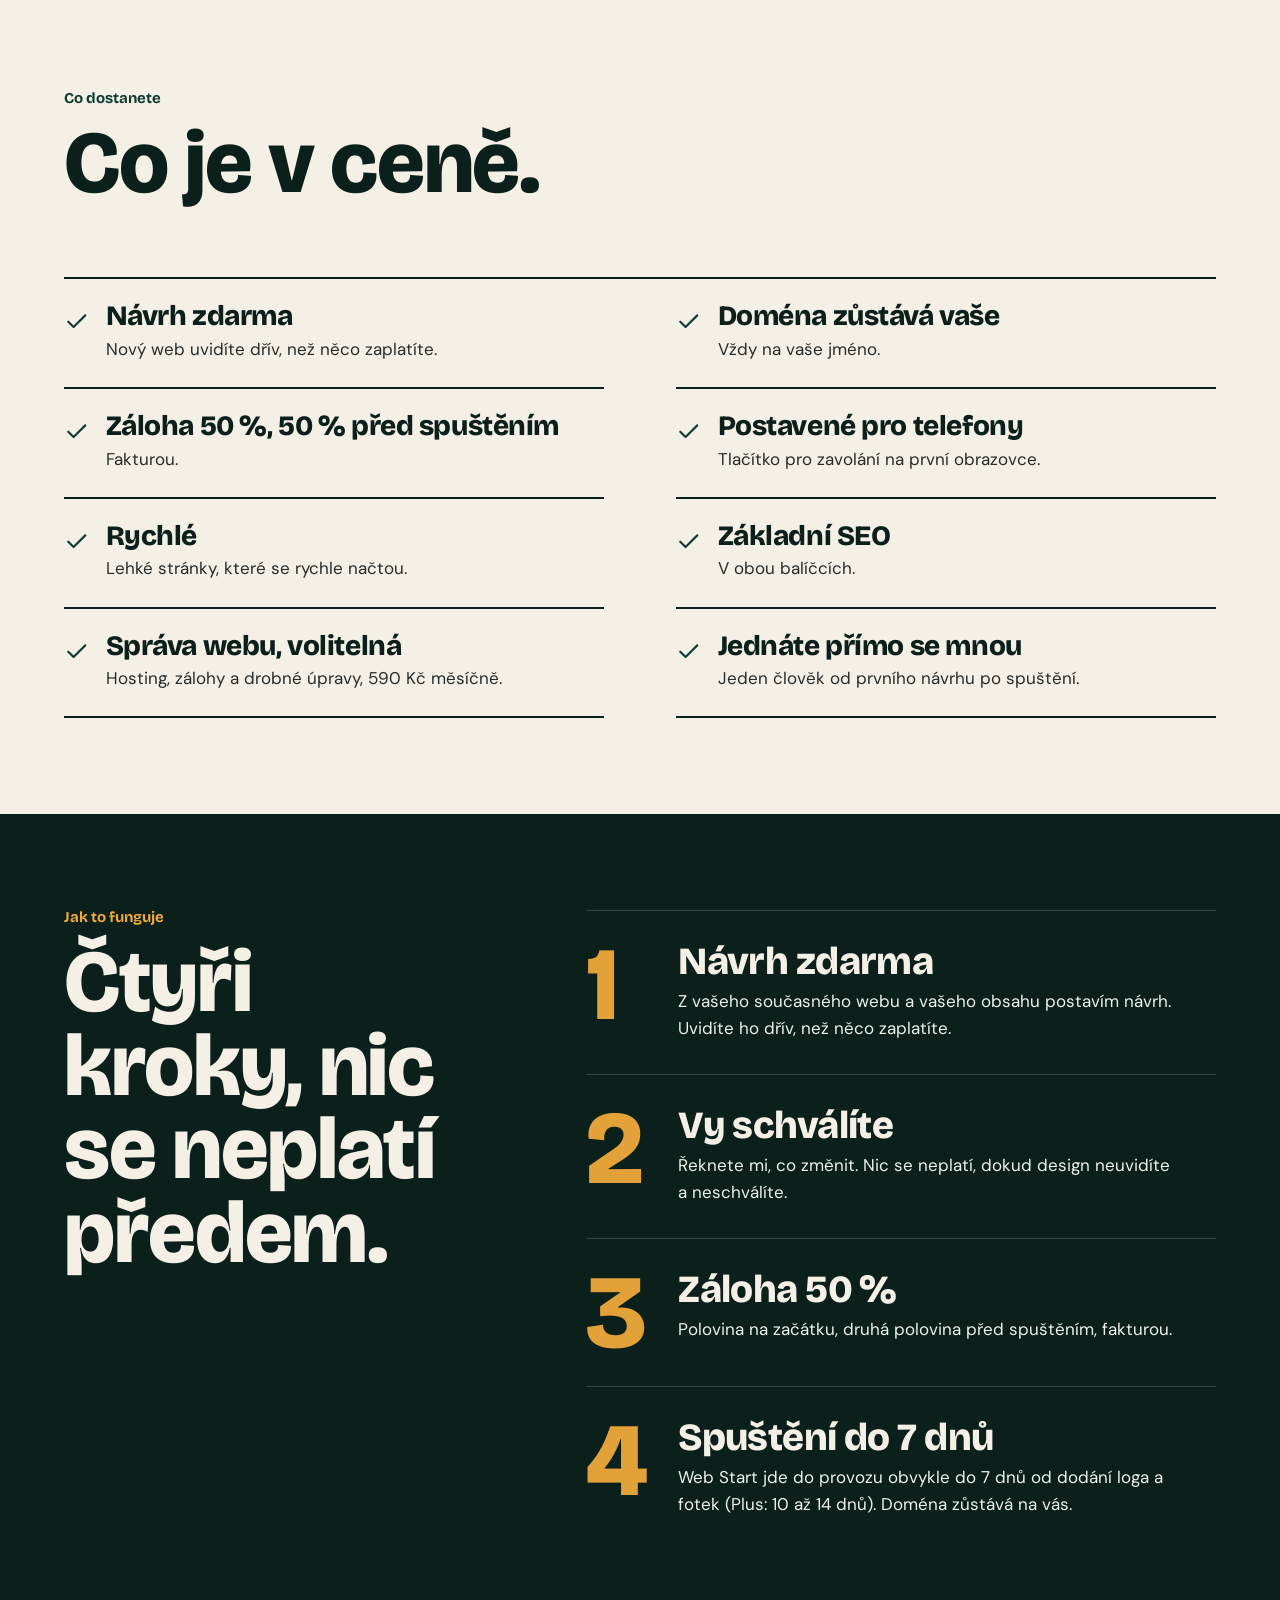
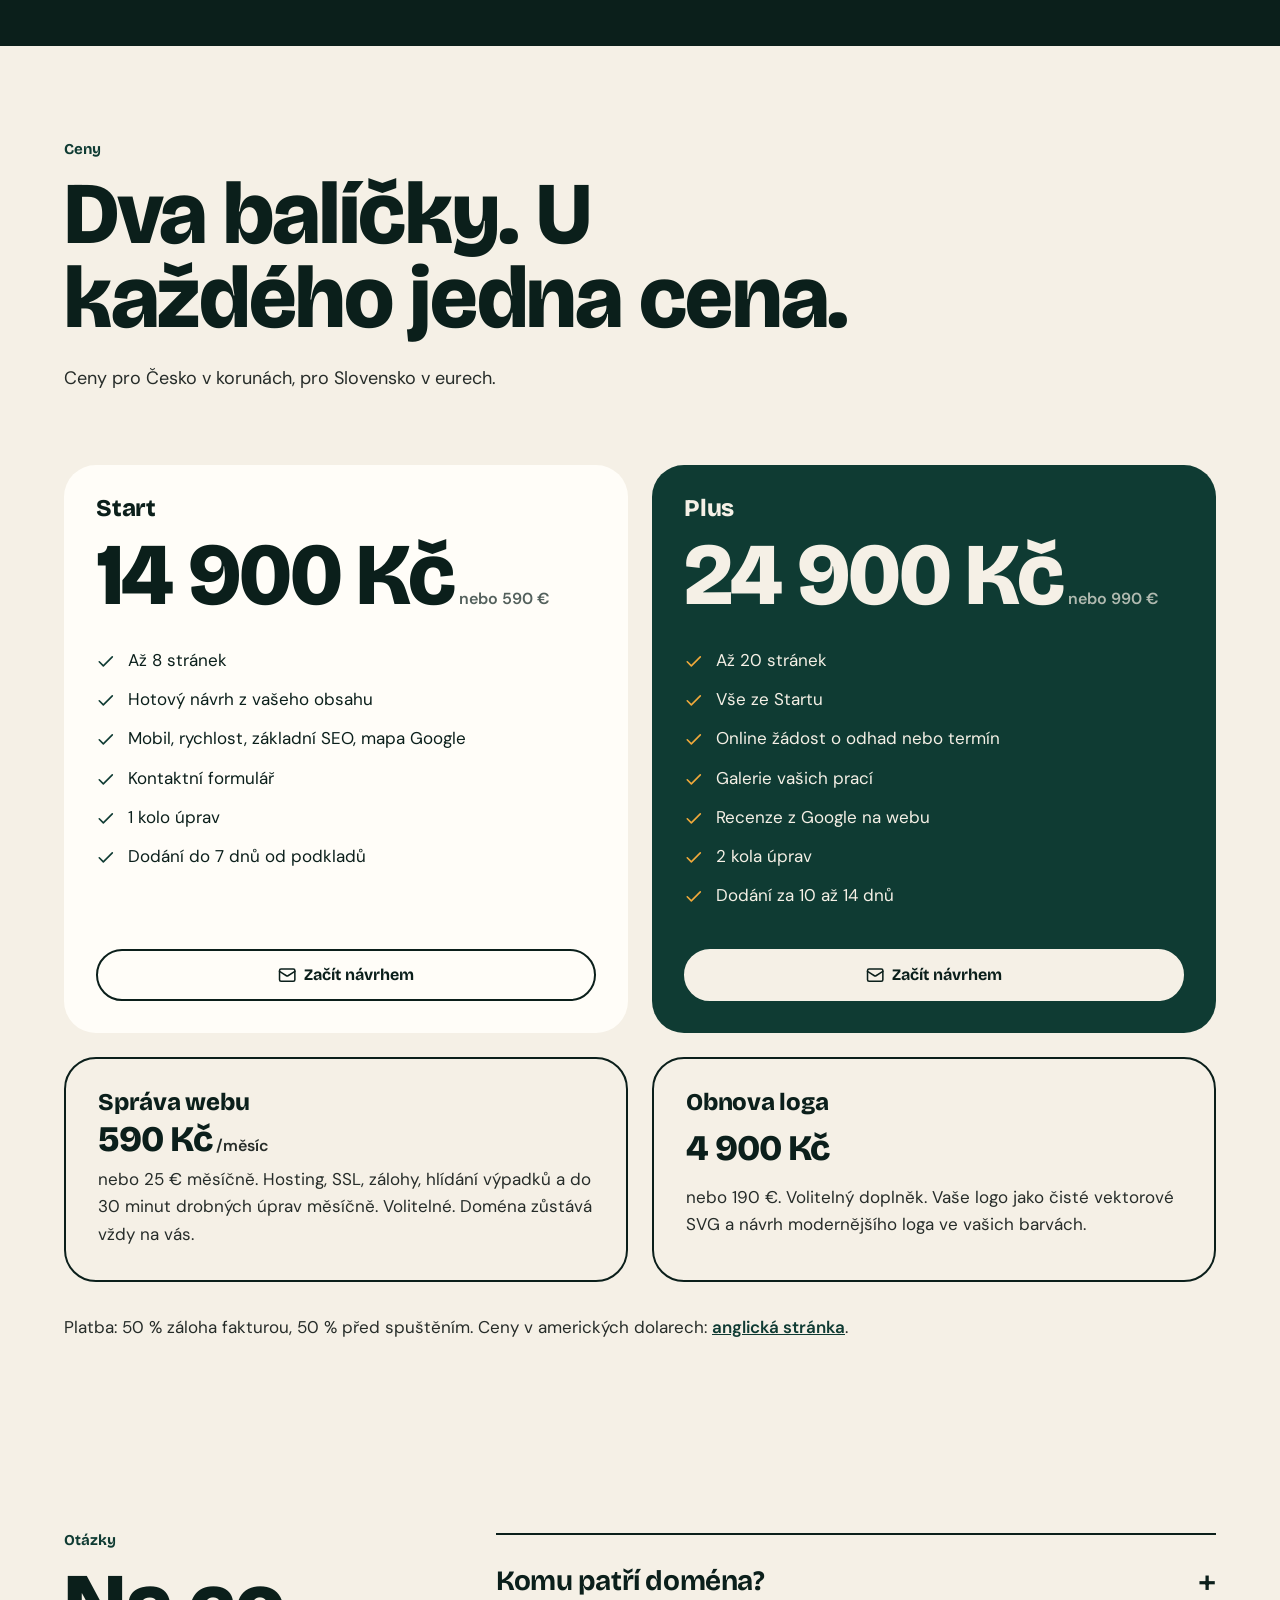
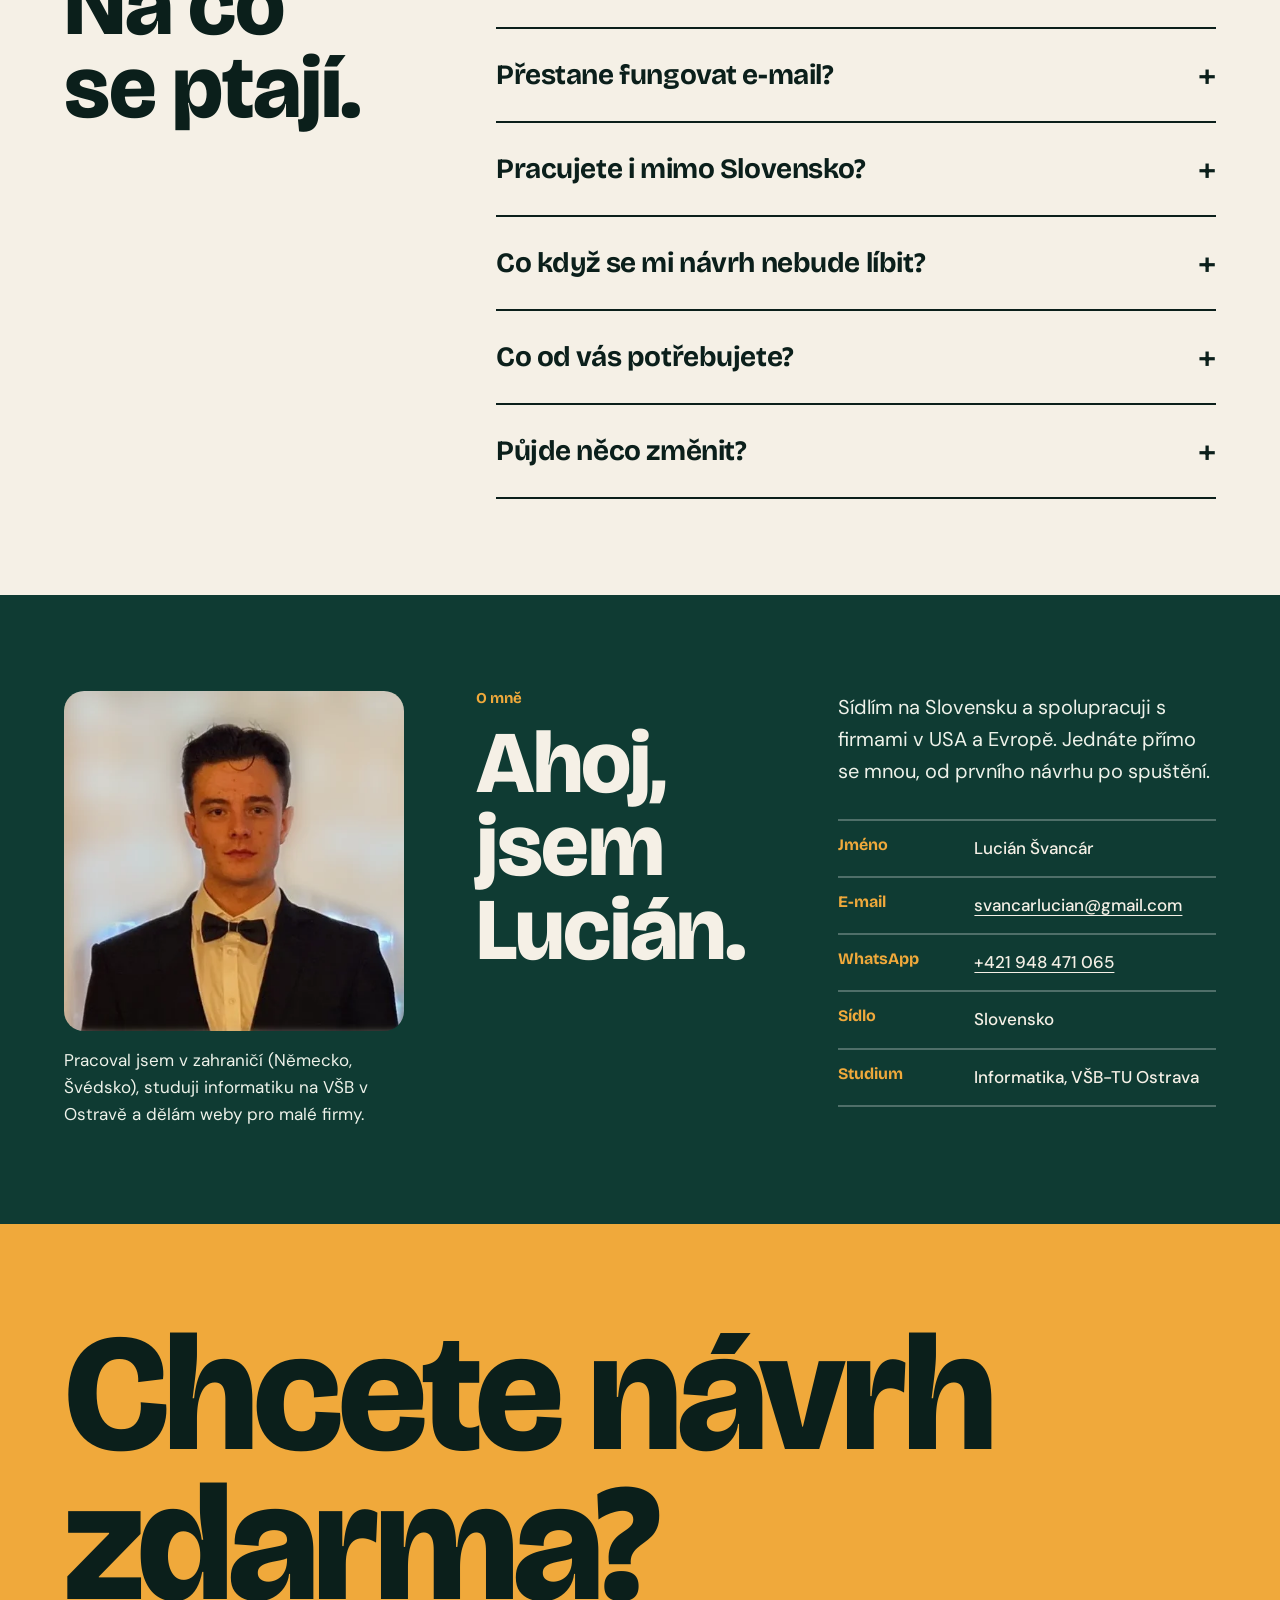
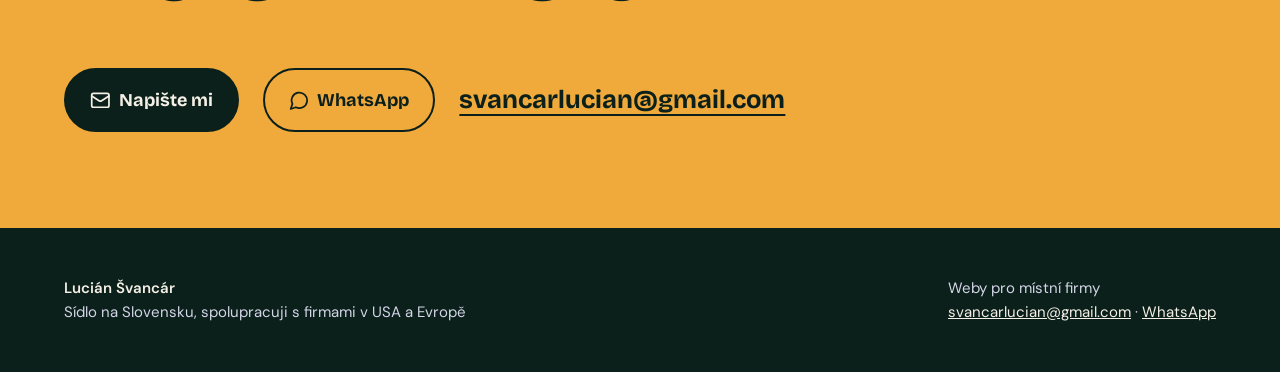
<file: cz/index.html>
<!doctype html>
<html lang="cs" class="nojs">
<head>
<meta charset="utf-8">
<meta name="viewport" content="width=device-width,initial-scale=1">
<title>Lucián Švancár | Weby, které místním firmám přivádějí hovory</title>
<meta name="description" content="Tvorba webů pro místní firmy. Nejdřív zdarma návrh, vy schválíte, záloha 50 %, spuštění do 7 dnů. Start od 14 900 Kč nebo 590 €.">
<meta name="robots" content="index,follow,max-image-preview:large">
<link rel="canonical" href="https://luciansvancar.github.io/cz/">
<link rel="alternate" hreflang="en" href="https://luciansvancar.github.io/">
<link rel="alternate" hreflang="cs" href="https://luciansvancar.github.io/cz/">
<link rel="alternate" hreflang="x-default" href="https://luciansvancar.github.io/">
<meta property="og:type" content="website">
<meta property="og:title" content="Lucián Švancár | Weby, které místním firmám přivádějí hovory">
<meta property="og:description" content="Tvorba webů pro místní firmy. Nejdřív zdarma návrh, vy schválíte, záloha 50 %, spuštění do 7 dnů. Start od 14 900 Kč nebo 590 €.">
<meta property="og:url" content="https://luciansvancar.github.io/cz/">
<meta property="og:image" content="https://luciansvancar.github.io/img/og.png">
<meta property="og:locale" content="cs_CZ">
<meta name="twitter:card" content="summary_large_image">
<meta name="theme-color" content="#0f3b33">
<link rel="icon" href="../favicon.svg" type="image/svg+xml">
<link rel="preload" href="../fonts/brico-latin.woff2" as="font" type="font/woff2" crossorigin>
<link rel="stylesheet" href="../css/style.css">
<script type="application/ld+json">{"@context":"https://schema.org","@type":"ProfessionalService","name":"Lucián Švancár, web design","url":"https://luciansvancar.github.io/","email":"svancarlucian@gmail.com","description":"Web design for local businesses","areaServed":["US","Europe"],"founder":{"@type":"Person","name":"Lucián Švancár"}}</script>
<script>document.documentElement.classList.remove('nojs')</script>
</head>
<body>
<a class="skip" href="#main">Přeskočit na obsah</a>
<header class="hd"><div class="wrap">
<a class="brand" href="../"><b aria-hidden="true">LŠ</b><span>Lucián Švancár</span></a>
<nav class="nav" aria-label="Main"><a href="#work">Ukázky</a><a href="#how">Jak to funguje</a><a href="#pricing">Ceny</a><a href="#faq">Otázky</a></nav>
<div class="hd-r"><a class="lang" href="../" hreflang="en" lang="en">EN</a><a class="btn sm" href="mailto:svancarlucian@gmail.com?subject=Návrh%20webu%20zdarma">Chci návrh zdarma</a><button class="burger" type="button" aria-expanded="false" aria-controls="mnav" aria-label="Menu"><svg class="i" viewBox="0 0 24 24" aria-hidden="true"><path d="M4 6h16M4 12h16M4 18h16"/></svg></button></div>
</div><div class="mnav" id="mnav"><a href="#work">Ukázky</a><a href="#how">Jak to funguje</a><a href="#pricing">Ceny</a><a href="#faq">Otázky</a><a href="mailto:svancarlucian@gmail.com?subject=Návrh%20webu%20zdarma">Chci návrh zdarma</a></div></header>
<main id="main">
<section class="hero"><div class="wrap hero-g"><div class="hl">
<h1>Weby, které <span class="sm">místním firmám</span> přivádějí <span class="c">hovory</span></h1>
<p class="lede">Přestavím váš současný web tak, aby byl rychlý na mobilu a tlačítko Zavolat bylo první. Návrh uvidíte dřív, než něco zaplatíte.</p>
<div class="cta"><a class="btn" href="mailto:svancarlucian@gmail.com?subject=Návrh%20webu%20zdarma"><svg class="i" viewBox="0 0 24 24" aria-hidden="true"><rect width="20" height="16" x="2" y="4" rx="2"/><path d="m22 7-8.97 5.7a1.94 1.94 0 0 1-2.06 0L2 7"/></svg>Chci návrh zdarma</a><a class="lnk" href="#work">Podívat se na ukázky</a></div>
</div><div class="hp"><div class="phone hero-ph"><img src="../img/m-roof2-after-cz.webp" width="600" height="1298" alt="Anonymizovaný snímek webu firmy na střechy v telefonu"></div></div>
</div></section>
<section id="work"><div class="wrap">
<div class="sec-h rv"><div><span class="kick">Ukázky</span><h2>Weby místních firem, přestavěné.</h2></div><p>Každá dvojice ukazuje původní web a návrh, který jsem postavil z jeho obsahu.</p></div>
<div class="bigcase rv"><div class="cmp" style="--p:71%"><div class="cmp-i cmp-b"><span class="tag">Před</span><img src="../img/roof1-before-700.webp" srcset="../img/roof1-before-700.webp 720w,../img/roof1-before.webp 1440w" sizes="100vw" width="1440" height="900" alt="Před a po, místní firma na střechy (anonymizováno)" loading="lazy" decoding="async"></div><div class="cmp-i cmp-a"><span class="tag t2">Po</span><img src="../img/roof1-after-700.webp" srcset="../img/roof1-after-700.webp 720w,../img/roof1-after.webp 1440w" sizes="100vw" width="1440" height="900" alt="Před a po, místní firma na střechy (anonymizováno)" loading="lazy" decoding="async"></div><div class="cmp-h" aria-hidden="true"><span><svg viewBox="0 0 24 24"><path d="m9 6-6 6 6 6M15 6l6 6-6 6"/></svg></span></div><input class="cmp-r" type="range" min="0" max="100" value="71" aria-label="Tažením porovnáte před a po"></div><div class="wrap"><div class="cap"><h3>Z přeplněné stránky jasná žádost o odhad</h3><p>Služby, ocenění a žádost o odhad ve srozumitelném pořadí, tlačítko pro zavolání na každé obrazovce.</p></div></div></div><div class="smalls"><article class="sm-c rv"><div class="duo"><figure><span class="tag">Před</span><img src="../img/dental-before-700.webp" srcset="../img/dental-before-700.webp 720w,../img/dental-before.webp 1440w" sizes="(min-width:900px) 45vw,100vw" width="1440" height="900" alt="Před a po, místní zubní ordinace (anonymizováno)" loading="lazy" decoding="async"></figure><figure><span class="tag t2">Po</span><img src="../img/dental-after-700.webp" srcset="../img/dental-after-700.webp 720w,../img/dental-after.webp 1440w" sizes="(min-width:900px) 45vw,100vw" width="1440" height="900" alt="Před a po, místní zubní ordinace (anonymizováno)" loading="lazy" decoding="async"></figure></div><div class="cap"><h3>Klidnější stránka pro vytíženou ordinaci</h3><p>Tlačítka pro zavolání a objednání hned nahoře, galerie zůstala a lépe se prohlíží.</p></div></article><article class="sm-c rv"><div class="duo"><figure><span class="tag">Před</span><img src="../img/roof2-before-700.webp" srcset="../img/roof2-before-700.webp 720w,../img/roof2-before.webp 1440w" sizes="(min-width:900px) 45vw,100vw" width="1440" height="900" alt="Před a po, místní firma na střechy (anonymizováno)" loading="lazy" decoding="async"></figure><figure><span class="tag t2">Po</span><img src="../img/roof2-after-700.webp" srcset="../img/roof2-after-700.webp 720w,../img/roof2-after.webp 1440w" sizes="(min-width:900px) 45vw,100vw" width="1440" height="900" alt="Před a po, místní firma na střechy (anonymizováno)" loading="lazy" decoding="async"></figure></div><div class="cap"><h3>Méně slov, větší tlačítko pro zavolání</h3><p>Jedno jasné sdělení, viditelné tlačítko pro zavolání a služby v přehledné mřížce.</p></div></article></div>
<p class="note rv"><svg class="i" viewBox="0 0 24 24" aria-hidden="true"><circle cx="12" cy="12" r="10"/><path d="M12 16v-4M12 8h.01"/></svg><span>Jde o anonymizované ukázky mých konceptů. Texty, nadpisy, názvy, loga i telefonní čísla jsou nahrazené a fotky jsou ilustrační (Pexels). Jsou to ukázkové návrhy z vlastní iniciativy, ne živé weby klientů.</span></p>
</div></section>
<section id="mobile" class="dark mf"><div class="wrap"><div class="sec-h rv"><div><span class="kick">Mobil na prvním místě</span><h2>Postavené nejdřív pro telefon.</h2></div><p>Vlevo původní web v telefonu, hustý text a tlačítko pro zavolání hluboko na stránce. Vpravo přestavba s tlačítkem pro zavolání na první obrazovce.</p></div><div class="phones rv"><figure class="phone-w"><span class="tag">Před</span><div class="phone"><img src="../img/m-roof1-before.webp" width="600" height="1298" alt="Anonymizovaný snímek webu firmy na střechy v telefonu" loading="lazy" decoding="async"></div></figure><figure class="phone-w"><span class="tag t2">Po</span><div class="phone"><img src="../img/m-roof1-after.webp" width="600" height="1298" alt="Anonymizovaný snímek webu firmy na střechy v telefonu" loading="lazy" decoding="async"></div></figure></div></div></section>
<section id="get"><div class="wrap"><div class="sec-h rv"><div><span class="kick">Co dostanete</span><h2>Co je v ceně.</h2></div></div><ul class="gets"><li class="rv"><svg class="i" viewBox="0 0 24 24" aria-hidden="true"><path d="M20 6 9 17l-5-5"/></svg><div><h3>Návrh zdarma</h3><p>Nový web uvidíte dřív, než něco zaplatíte.</p></div></li><li class="rv"><svg class="i" viewBox="0 0 24 24" aria-hidden="true"><path d="M20 6 9 17l-5-5"/></svg><div><h3>Doména zůstává vaše</h3><p>Vždy na vaše jméno.</p></div></li><li class="rv"><svg class="i" viewBox="0 0 24 24" aria-hidden="true"><path d="M20 6 9 17l-5-5"/></svg><div><h3>Záloha 50 %, 50 % před spuštěním</h3><p>Fakturou.</p></div></li><li class="rv"><svg class="i" viewBox="0 0 24 24" aria-hidden="true"><path d="M20 6 9 17l-5-5"/></svg><div><h3>Postavené pro telefony</h3><p>Tlačítko pro zavolání na první obrazovce.</p></div></li><li class="rv"><svg class="i" viewBox="0 0 24 24" aria-hidden="true"><path d="M20 6 9 17l-5-5"/></svg><div><h3>Rychlé</h3><p>Lehké stránky, které se rychle načtou.</p></div></li><li class="rv"><svg class="i" viewBox="0 0 24 24" aria-hidden="true"><path d="M20 6 9 17l-5-5"/></svg><div><h3>Základní SEO</h3><p>V obou balíčcích.</p></div></li><li class="rv"><svg class="i" viewBox="0 0 24 24" aria-hidden="true"><path d="M20 6 9 17l-5-5"/></svg><div><h3>Správa webu, volitelná</h3><p>Hosting, zálohy a drobné úpravy, 590 Kč měsíčně.</p></div></li><li class="rv"><svg class="i" viewBox="0 0 24 24" aria-hidden="true"><path d="M20 6 9 17l-5-5"/></svg><div><h3>Jednáte přímo se mnou</h3><p>Jeden člověk od prvního návrhu po spuštění.</p></div></li></ul></div></section>
<section id="how" class="dark"><div class="wrap steps">
<div class="stl rv"><span class="kick">Jak to funguje</span><h2>Čtyři kroky, nic se neplatí předem.</h2></div>
<ol style="list-style:none;margin:0;padding:0"><li class="step rv"><span class="nn" aria-hidden="true">1</span><div><h3>Návrh zdarma</h3><p>Z vašeho současného webu a vašeho obsahu postavím návrh. Uvidíte ho dřív, než něco zaplatíte.</p></div></li><li class="step rv"><span class="nn" aria-hidden="true">2</span><div><h3>Vy schválíte</h3><p>Řeknete mi, co změnit. Nic se neplatí, dokud design neuvidíte a neschválíte.</p></div></li><li class="step rv"><span class="nn" aria-hidden="true">3</span><div><h3>Záloha 50 %</h3><p>Polovina na začátku, druhá polovina před spuštěním, fakturou.</p></div></li><li class="step rv"><span class="nn" aria-hidden="true">4</span><div><h3>Spuštění do 7 dnů</h3><p>Web Start jde do provozu obvykle do 7 dnů od dodání loga a fotek (Plus: 10 až 14 dnů). Doména zůstává na vás.</p></div></li></ol>
</div></section>
<section id="pricing"><div class="wrap">
<div class="sec-h rv"><div><span class="kick">Ceny</span><h2>Dva balíčky. U každého jedna cena.</h2></div><p>Ceny pro Česko v korunách, pro Slovensko v eurech.</p></div>
<div class="plans"><div class="plan rv"><h3>Start</h3><div class="price">14 900 Kč<small>nebo 590 €</small></div><ul><li><svg class="i" viewBox="0 0 24 24" aria-hidden="true"><path d="M20 6 9 17l-5-5"/></svg><span>Až 8 stránek</span></li><li><svg class="i" viewBox="0 0 24 24" aria-hidden="true"><path d="M20 6 9 17l-5-5"/></svg><span>Hotový návrh z vašeho obsahu</span></li><li><svg class="i" viewBox="0 0 24 24" aria-hidden="true"><path d="M20 6 9 17l-5-5"/></svg><span>Mobil, rychlost, základní SEO, mapa Google</span></li><li><svg class="i" viewBox="0 0 24 24" aria-hidden="true"><path d="M20 6 9 17l-5-5"/></svg><span>Kontaktní formulář</span></li><li><svg class="i" viewBox="0 0 24 24" aria-hidden="true"><path d="M20 6 9 17l-5-5"/></svg><span>1 kolo úprav</span></li><li><svg class="i" viewBox="0 0 24 24" aria-hidden="true"><path d="M20 6 9 17l-5-5"/></svg><span>Dodání do 7 dnů od podkladů</span></li></ul><a class="btn ghost" href="mailto:svancarlucian@gmail.com?subject=Návrh%20webu%20zdarma"><svg class="i" viewBox="0 0 24 24" aria-hidden="true"><rect width="20" height="16" x="2" y="4" rx="2"/><path d="m22 7-8.97 5.7a1.94 1.94 0 0 1-2.06 0L2 7"/></svg>Začít návrhem</a></div><div class="plan pro rv"><h3>Plus</h3><div class="price">24 900 Kč<small>nebo 990 €</small></div><ul><li><svg class="i" viewBox="0 0 24 24" aria-hidden="true"><path d="M20 6 9 17l-5-5"/></svg><span>Až 20 stránek</span></li><li><svg class="i" viewBox="0 0 24 24" aria-hidden="true"><path d="M20 6 9 17l-5-5"/></svg><span>Vše ze Startu</span></li><li><svg class="i" viewBox="0 0 24 24" aria-hidden="true"><path d="M20 6 9 17l-5-5"/></svg><span>Online žádost o odhad nebo termín</span></li><li><svg class="i" viewBox="0 0 24 24" aria-hidden="true"><path d="M20 6 9 17l-5-5"/></svg><span>Galerie vašich prací</span></li><li><svg class="i" viewBox="0 0 24 24" aria-hidden="true"><path d="M20 6 9 17l-5-5"/></svg><span>Recenze z Google na webu</span></li><li><svg class="i" viewBox="0 0 24 24" aria-hidden="true"><path d="M20 6 9 17l-5-5"/></svg><span>2 kola úprav</span></li><li><svg class="i" viewBox="0 0 24 24" aria-hidden="true"><path d="M20 6 9 17l-5-5"/></svg><span>Dodání za 10 až 14 dnů</span></li></ul><a class="btn" href="mailto:svancarlucian@gmail.com?subject=Návrh%20webu%20zdarma"><svg class="i" viewBox="0 0 24 24" aria-hidden="true"><rect width="20" height="16" x="2" y="4" rx="2"/><path d="m22 7-8.97 5.7a1.94 1.94 0 0 1-2.06 0L2 7"/></svg>Začít návrhem</a></div></div>
<div class="also"><div class="add rv"><h3>Správa webu</h3><div class="p">590 Kč<small style="font:600 1rem var(--f-b);letter-spacing:0;color:var(--mute)"> /měsíc</small></div><p>nebo 25 € měsíčně. Hosting, SSL, zálohy, hlídání výpadků a do 30 minut drobných úprav měsíčně. Volitelné. Doména zůstává vždy na vás.</p></div><div class="add rv"><h3>Obnova loga</h3><div class="p">4 900 Kč<small style="font:600 1rem var(--f-b);letter-spacing:0;color:var(--mute)"> </small></div><p>nebo 190 €. Volitelný doplněk. Vaše logo jako čisté vektorové SVG a návrh modernějšího loga ve vašich barvách.</p></div></div>
<p class="pay">Platba: 50 % záloha fakturou, 50 % před spuštěním. Ceny v amerických dolarech: <a href="https://luciansvancar.github.io/">anglická stránka</a>.</p>
</div></section>
<section id="faq"><div class="wrap faq">
<div class="rv"><span class="kick">Otázky</span><h2>Na co se ptají.</h2></div>
<div class="rv"><details><summary>Komu patří doména?</summary><p>Vám. Doména vždy zůstává na vaše jméno. Na nový web ji jen nasměruji, až návrh schválíte.</p></details><details><summary>Přestane fungovat e-mail?</summary><p>Ne. Na nový web nasměruji jen webovou část domény, e-mail se nedotkne. Pokud už platíte hosting, můžete ho po spuštění zrušit, nebo web zahostuji já v rámci správy webu.</p></details><details><summary>Pracujete i mimo Slovensko?</summary><p>Ano. Vše běží přes e-mail a platební odkaz, takže na zemi nezáleží. Ceny jsou v korunách a eurech na této stránce, v dolarech na anglické.</p></details><details><summary>Co když se mi návrh nebude líbit?</summary><p>Pak neplatíte nic. Návrh je zdarma a žádné peníze se nepřesouvají, dokud design neuvidíte a neschválíte.</p></details><details><summary>Co od vás potřebujete?</summary><p>Logo v nejlepší kvalitě, kterou máte, fotky vaší práce nebo týmu a kdo spravuje vaši doménu. Hesla e-mailem nikdy nežádám.</p></details><details><summary>Půjde něco změnit?</summary><p>Ano. Úpravy jsou v ceně před spuštěním: 1 kolo ve Startu, 2 v Plusu. Sepíšu je do jednoho e-mailu.</p></details></div>
</div></section>
<section class="about"><div class="wrap"><figure class="photo on rv"><img src="../img/lucian.webp" width="480" height="480" alt="Lucián Švancár" loading="lazy" decoding="async"><figcaption>Pracoval jsem v zahraničí (Německo, Švédsko), studuji informatiku na VŠB v Ostravě a dělám weby pro malé firmy.</figcaption></figure><div class="rv"><span class="kick">O mně</span><h2>Ahoj, jsem Lucián.</h2></div><div class="rv"><p>Sídlím na Slovensku a spolupracuji s firmami v USA a Evropě. Jednáte přímo se mnou, od prvního návrhu po spuštění.</p><dl class="facts"><div><dt>Jméno</dt><dd>Lucián Švancár</dd></div><div><dt>E-mail</dt><dd><a href="mailto:svancarlucian@gmail.com">svancarlucian@gmail.com</a></dd></div><div><dt>WhatsApp</dt><dd><a href="https://wa.me/421948471065">+421 948 471 065</a></dd></div><div><dt>Sídlo</dt><dd>Slovensko</dd></div><div><dt>Studium</dt><dd>Informatika, VŠB-TU Ostrava</dd></div></dl></div></div></section>
<section class="contact" id="contact"><div class="wrap"><h2>Chcete návrh zdarma?</h2><div class="row"><a class="btn" href="mailto:svancarlucian@gmail.com?subject=Návrh%20webu%20zdarma"><svg class="i" viewBox="0 0 24 24" aria-hidden="true"><rect width="20" height="16" x="2" y="4" rx="2"/><path d="m22 7-8.97 5.7a1.94 1.94 0 0 1-2.06 0L2 7"/></svg>Napište mi</a><a class="btn wa" href="https://wa.me/421948471065"><svg class="i" viewBox="0 0 24 24" aria-hidden="true"><path d="M7.9 20A9 9 0 1 0 4 16.1L2 22Z"/></svg>WhatsApp</a><a class="em" href="mailto:svancarlucian@gmail.com">svancarlucian@gmail.com</a></div></div></section>
</main>
<footer class="ft"><div class="wrap"><address><strong style="color:var(--paper)">Lucián Švancár</strong><br>Sídlo na Slovensku, spolupracuji s firmami v USA a Evropě</address><p>Weby pro místní firmy<br><a href="mailto:svancarlucian@gmail.com">svancarlucian@gmail.com</a> · <a href="https://wa.me/421948471065">WhatsApp</a></p></div></footer>
<a class="sticky" href="mailto:svancarlucian@gmail.com?subject=Návrh%20webu%20zdarma"><svg class="i" viewBox="0 0 24 24" aria-hidden="true"><rect width="20" height="16" x="2" y="4" rx="2"/><path d="m22 7-8.97 5.7a1.94 1.94 0 0 1-2.06 0L2 7"/></svg>Chci mockup zdarma</a>
<script src="../js/main.js" defer></script>
</body></html>
</file>
<file: css/style.css>
@font-face{font-family:"Bricolage Grotesque";font-weight:600 800;font-display:swap;src:url(../fonts/brico-latin.woff2) format("woff2");unicode-range:U+0000-00FF,U+0131,U+0152-0153,U+02BB-02BC,U+02C6,U+02DA,U+02DC,U+2000-206F,U+20AC,U+2122,U+2191,U+2193,U+2212,U+2215,U+FEFF,U+FFFD}
@font-face{font-family:"Bricolage Grotesque";font-weight:600 800;font-display:swap;src:url(../fonts/brico-ext.woff2) format("woff2");unicode-range:U+0100-02BA,U+02BD-02C5,U+02C7-02CC,U+02CE-02D7,U+02DD-02FF,U+0304,U+0308,U+0329,U+1D00-1DBF,U+1E00-1E9F,U+1EF2-1EFF,U+2020,U+20A0-20AB,U+20AD-20C4,U+2113,U+2C60-2C7F,U+A720-A7FF}
@font-face{font-family:"DM Sans";font-weight:400 600;font-display:swap;src:url(../fonts/dm-latin.woff2) format("woff2");unicode-range:U+0000-00FF,U+0131,U+0152-0153,U+02BB-02BC,U+02C6,U+02DA,U+02DC,U+2000-206F,U+20AC,U+2122,U+2191,U+2193,U+2212,U+2215,U+FEFF,U+FFFD}
@font-face{font-family:"DM Sans";font-weight:400 600;font-display:swap;src:url(../fonts/dm-ext.woff2) format("woff2");unicode-range:U+0100-02BA,U+02BD-02C5,U+02C7-02CC,U+02CE-02D7,U+02DD-02FF,U+0304,U+0308,U+0329,U+1D00-1DBF,U+1E00-1E9F,U+1EF2-1EFF,U+2020,U+20A0-20AB,U+20AD-20C4,U+2113,U+2C60-2C7F,U+A720-A7FF}

:root{
  --ink:#0b1f1b;--ink-2:#123029;--blue:#0f3b33;--blue-d:#0a2a24;--paper:#f5f0e6;--white:#fffdf8;--coral:#f0a93b;--mist:#e2eadc;--mute:#262c29;
  --s1:4px;--s2:8px;--s3:16px;--s4:24px;--s5:32px;--s6:48px;--s7:72px;--s8:96px;
  --r1:10px;--r2:20px;--r3:32px;
  --f-d:"Bricolage Grotesque",ui-sans-serif,sans-serif;--f-b:"DM Sans",ui-sans-serif,sans-serif;
  --ease:cubic-bezier(.22,1,.36,1);--t:240ms;
  --pad:clamp(20px,5vw,72px);
}
*,*::before,*::after{box-sizing:border-box}
html{scroll-behavior:smooth;-webkit-text-size-adjust:100%}
body{margin:0;font:400 1.0625rem/1.6 var(--f-b);color:var(--ink);background:var(--paper);overflow-x:hidden}
img{display:block;max-width:100%;height:auto}
a{color:inherit}
h1,h2,h3{font-family:var(--f-d);font-weight:800;line-height:.95;letter-spacing:-.015em;margin:0;text-wrap:balance}
p{margin:0;text-wrap:pretty}
.wrap{padding-inline:var(--pad);max-width:1480px;margin-inline:auto}
.sr{position:absolute;width:1px;height:1px;overflow:hidden;clip:rect(0 0 0 0);white-space:nowrap}
.skip{position:absolute;left:var(--s3);top:-60px;background:var(--ink);color:var(--paper);padding:var(--s3);border-radius:var(--r1);z-index:99}
.skip:focus{top:var(--s3)}
:focus-visible{outline:3px solid var(--coral);outline-offset:3px}
svg.i{width:1.15em;height:1.15em;stroke:currentColor;fill:none;stroke-width:2;stroke-linecap:round;stroke-linejoin:round;flex:none}

/* buttons */
.btn{display:inline-flex;align-items:center;gap:var(--s2);min-height:52px;padding:0 var(--s4);border-radius:999px;font:700 1rem/1 var(--f-d);text-decoration:none;background:var(--coral);color:var(--ink);border:2px solid var(--coral);transition:transform var(--t) var(--ease),background var(--t),color var(--t)}
.btn:hover{transform:translateY(-3px)}
.btn:active{transform:translateY(0) scale(.98)}
.btn.ghost{background:transparent;color:inherit;border-color:currentColor}
.btn.sm{min-height:44px;padding:0 var(--s3);font-size:.9375rem}

/* header */
.hd{position:absolute;inset:0 0 auto;z-index:20;color:var(--paper)}
.hd .wrap{display:flex;align-items:center;justify-content:space-between;min-height:84px;gap:var(--s3)}
.brand{font:800 1.25rem/1 var(--f-d);text-decoration:none;letter-spacing:-.02em;display:flex;align-items:center;gap:var(--s2)}
.brand b{display:grid;place-items:center;width:38px;height:38px;border-radius:12px;background:var(--paper);color:var(--blue);font-size:1rem}
.nav{display:none;gap:var(--s5);align-items:center}
.nav a{text-decoration:none;font-weight:500;padding:var(--s2) 0;position:relative}
.nav a::after{content:"";position:absolute;left:0;right:0;bottom:2px;height:2px;background:currentColor;transform:scaleX(0);transform-origin:left;transition:transform var(--t) var(--ease)}
.nav a:hover::after{transform:scaleX(1)}
.hd-r{display:flex;align-items:center;gap:var(--s3)}
.lang{min-width:64px;justify-content:center;font:700 .875rem/1 var(--f-d);text-decoration:none;border:1.5px solid currentColor;border-radius:999px;padding:11px 14px;min-height:44px;display:inline-flex;align-items:center}
.burger{display:inline-grid;place-items:center;width:44px;height:44px;border-radius:50%;border:1.5px solid currentColor;background:none;color:inherit;cursor:pointer}
.mnav{display:none;position:absolute;top:76px;left:var(--pad);right:var(--pad);background:var(--ink);color:var(--paper);border-radius:var(--r2);padding:var(--s3);flex-direction:column}
.mnav.open{display:flex}
.mnav a{padding:var(--s3);text-decoration:none;font:700 1.25rem var(--f-d);border-bottom:1px solid #ffffff22}
.mnav a:last-child{border:0}
.hd .btn.sm{display:none}
@media(min-width:900px){.nav{display:flex}.burger,.mnav{display:none!important}.hd .btn.sm{display:inline-flex}}

/* hero */
.hero{position:relative;background:var(--blue);color:var(--paper);overflow:hidden;padding:150px 0 var(--s8);min-height:88svh;display:flex;align-items:center}
.hero::before{content:"";position:absolute;inset:0;background:radial-gradient(55% 70% at 85% 50%,#1f5f50 0,transparent 70%)}
.hero .wrap{position:relative;width:100%}
.hero-g{display:grid;gap:var(--s6);align-items:center}
.hp{display:block;height:min(340px,92vw);overflow:hidden;margin-top:var(--s2)}
.phone{position:relative;border:10px solid #06120f;border-radius:44px;background:#06120f;box-shadow:0 40px 80px -30px #000c,0 0 0 2px #ffffff22;overflow:hidden;aspect-ratio:600/1298}
.phone img{width:100%;height:100%;object-fit:cover;object-position:top;border-radius:34px}
.hero-ph{width:min(210px,62%);margin-inline:auto}
.hero-ph img{position:relative}
.pulse{position:absolute;left:50%;bottom:3.6%;width:0;height:0;pointer-events:none;z-index:3}
.pulse i{position:absolute;left:-55px;top:-55px;width:110px;height:110px;border-radius:50%;border:2px solid var(--coral);opacity:0;animation:pulse 3.6s ease-out infinite}
.pulse i:nth-child(2){animation-delay:1.2s}.pulse i:nth-child(3){animation-delay:2.4s}
@keyframes pulse{0%{transform:scale(.3);opacity:.95}100%{transform:scale(1.9);opacity:0}}
.lnk{font:700 1.0625rem/1 var(--f-d);color:var(--paper);text-decoration:underline;text-decoration-thickness:2px;text-underline-offset:6px;padding:var(--s3) 0;min-height:44px;display:inline-flex;align-items:center}
.hero{overflow:hidden}
@media(max-width:899px){.hero{padding-bottom:0;min-height:0}.hero-g{gap:var(--s5)}.pulse{display:none}}
@media(min-width:900px){.hero{padding:120px 0 64px}.hero-g{grid-template-columns:1.4fr 1fr}.hp{height:auto;overflow:visible;margin-top:0;transform:translateY(-34px)}.hero-ph{width:min(312px,100%)}.lnk{border:2px solid currentColor;border-radius:999px;text-decoration:none;padding:0 var(--s4);min-height:52px;font-size:1rem}.pulse{overflow:visible}}
.hero h1{font-size:clamp(2.7rem,10.5vw,7.6rem);line-height:.95;letter-spacing:-.025em;max-width:11ch}
.hero h1 .sm{color:var(--mist);font-weight:700}
.hero h1 .c{color:var(--coral)}
.hero .lede{font-size:clamp(1.125rem,2.3vw,1.4rem);max-width:36ch;color:#e6ecdf;margin-top:var(--s5)}
.hero .cta{display:flex;flex-wrap:wrap;gap:var(--s3);margin-top:var(--s5)}
@media(min-width:900px){.hero h1{max-width:11ch;font-size:clamp(3rem,6.6vw,6.6rem)}}

/* sections */
section{padding-block:var(--s8)}
.kick{font:700 .9375rem/1 var(--f-d);color:var(--blue);margin-bottom:var(--s3);display:block}
h2{font-size:clamp(2.4rem,7vw,5.5rem)}
.sec-h{display:grid;gap:var(--s4);margin-bottom:var(--s7)}
.sec-h p{max-width:46ch;color:var(--mute);font-size:1.125rem}

/* work */
.bigcase{margin-bottom:var(--s7)}
.cmp{position:relative;aspect-ratio:8/5;overflow:hidden;background:var(--ink);box-shadow:0 40px 70px -40px #0b1f1bcc;touch-action:pan-y;user-select:none}
@media(min-width:900px){.bigcase{width:100vw;margin-left:calc(50% - 50vw)}}
@media(max-width:899px){.cmp{border-radius:var(--r2)}}
.cmp-i{position:absolute;inset:0}
.cmp-i img{width:100%;height:100%;object-fit:cover;object-position:top}
.cmp-a{clip-path:inset(0 calc(100% - var(--p)) 0 0)}
.cmp .tag{left:auto;right:var(--s3)}.cmp .tag.t2{left:var(--s3);right:auto}
.cmp-h{position:absolute;top:0;bottom:0;left:var(--p);width:3px;margin-left:-1.5px;background:var(--coral);pointer-events:none}
.cmp-h span{position:absolute;top:50%;left:50%;width:52px;height:52px;margin:-26px;border-radius:50%;background:var(--coral);color:var(--ink);display:grid;place-items:center;box-shadow:0 8px 24px #0006}
.cmp-h svg{width:24px;height:24px;stroke:currentColor;fill:none;stroke-width:2.4;stroke-linecap:round;stroke-linejoin:round}
.cmp-r{position:absolute;inset:0;width:100%;height:100%;margin:0;opacity:0;cursor:ew-resize;-webkit-appearance:none;appearance:none}
.cmp:has(.cmp-r:focus-visible){outline:3px solid var(--coral);outline-offset:4px}
.tag{position:absolute;left:var(--s3);top:var(--s3);z-index:2;font:700 .8125rem/1 var(--f-d);padding:9px 14px;border-radius:999px;background:var(--ink);color:var(--paper)}
.tag.t2{background:var(--coral);color:var(--ink);left:auto;right:var(--s3)}
.cap{display:grid;gap:var(--s2);margin-top:var(--s4)}
.bigcase h3{font-size:clamp(1.8rem,4vw,3rem)}
.cap p,.sm-c p{color:var(--mute);max-width:52ch;font-size:1.0625rem}
.smalls{display:grid;gap:var(--s7)}
.duo{display:grid;gap:var(--s2);margin-bottom:var(--s4)}
.duo figure{margin:0;position:relative;aspect-ratio:8/5;border-radius:var(--r1);overflow:hidden;background:var(--ink)}
.duo img{width:100%;height:100%;object-fit:cover;object-position:top}
@media(min-width:900px){.duo{grid-template-columns:1fr 1fr;gap:var(--s4)}}
.sm-c h3{font-size:clamp(1.6rem,3vw,2.4rem)}
.note{margin-top:var(--s7);display:flex;gap:var(--s3);align-items:flex-start;color:var(--mute);font-size:1.0625rem;max-width:66ch}
@media(min-width:900px){.cap{grid-template-columns:1fr 1fr;gap:var(--s6);align-items:start}}

/* mobile first, gets */
.mf .sec-h p{color:#e3e8de}
.phones{display:grid;grid-template-columns:1fr 1fr;gap:var(--s4);max-width:760px;margin-inline:auto;align-items:start}
.phone-w{margin:0;position:relative}
.phone-w .tag{position:static;display:inline-block;margin-bottom:var(--s3)}
.phone-w .phone{width:100%}
.phone-w .phone img{object-position:top}
@media(min-width:900px){.phones{gap:var(--s7)}}
.gets{list-style:none;margin:0;padding:0;display:grid;gap:0;border-top:2px solid var(--ink)}
.gets li{display:flex;gap:var(--s3);padding:var(--s4) 0;border-bottom:2px solid var(--ink);align-items:flex-start}
.gets svg{margin-top:6px;color:var(--blue);width:1.5em;height:1.5em}
.gets h3{font-size:clamp(1.3rem,2.4vw,1.75rem);margin-bottom:6px}
.gets p{color:var(--mute);font-size:1.0625rem}
@media(min-width:900px){.gets{grid-template-columns:1fr 1fr;column-gap:var(--s7)}}

/* steps */
.dark{background:var(--ink);color:var(--paper)}
.dark .kick{color:var(--coral)}
.steps{display:grid;gap:var(--s7)}
.stl{position:relative}
.step{display:grid;grid-template-columns:auto 1fr;gap:var(--s4);padding-block:var(--s5);border-top:1px solid #ffffff2b;align-items:start}
.step .nn{opacity:.95;font:800 clamp(3.5rem,9vw,6.5rem)/.8 var(--f-d);color:var(--coral);-webkit-text-stroke:0;min-width:1.1ch;transition:color var(--t)}
.step:hover .nn{color:var(--paper)}
.step h3{font-size:clamp(1.6rem,3.5vw,2.4rem);margin-bottom:var(--s2)}
.step p{color:#eef2ea;max-width:44ch;font-size:1.0625rem}
@media(min-width:900px){.steps{grid-template-columns:5fr 7fr}.stl{position:sticky;top:var(--s7);align-self:start}}

/* pricing */
.plans{display:grid;gap:var(--s4)}
.plan{border-radius:var(--r3);padding:var(--s5);background:var(--white);position:relative;display:flex;flex-direction:column;gap:var(--s3)}
.plan.pro{background:var(--blue);color:var(--paper)}
.plan h3{font-size:1.5rem;letter-spacing:-.01em}
.price{font:800 clamp(3.5rem,9vw,5.5rem)/.9 var(--f-d);letter-spacing:-.03em}
.price small{font:600 1rem var(--f-b);letter-spacing:0;opacity:.7;margin-left:6px}
.plan ul{list-style:none;padding:0;margin:var(--s3) 0 var(--s4);display:grid;gap:12px}
.plan li{display:flex;gap:12px;align-items:flex-start;font-size:1.0625rem;color:var(--ink)}.plan.pro li{color:var(--paper)}
.plan li svg{margin-top:5px;color:var(--blue)}
.plan.pro li svg{color:var(--coral)}
.plan .btn{margin-top:auto;justify-content:center}
.plan.pro .btn{background:var(--paper);border-color:var(--paper)}
.plan .btn.ghost{background:transparent;border-color:var(--ink)}
.also{display:grid;gap:var(--s4);margin-top:var(--s4)}
.add{border:2px solid var(--ink);border-radius:var(--r3);padding:var(--s5);display:grid;gap:var(--s2)}
.add h3{font-size:1.5rem;letter-spacing:-.01em}
.add .p{font:800 2.25rem/1 var(--f-d);letter-spacing:-.03em}
.add p{color:var(--mute);font-size:1.0625rem}
.pay{margin-top:var(--s5);color:var(--mute);max-width:70ch}
.pay a{color:var(--blue);font-weight:600}
@media(min-width:760px){.plans{grid-template-columns:1fr 1fr}.also{grid-template-columns:1fr 1fr}}

/* faq */
.faq{display:grid;gap:var(--s7)}
.faq details{border-top:2px solid var(--ink);padding:var(--s4) 0}
.faq details:last-child{border-bottom:2px solid var(--ink)}
.faq summary{list-style:none;cursor:pointer;display:flex;justify-content:space-between;gap:var(--s4);align-items:center;font:700 clamp(1.25rem,2.6vw,1.75rem)/1.15 var(--f-d);letter-spacing:-.015em;min-height:44px}
.faq summary::-webkit-details-marker{display:none}
.faq summary::after{content:"+";font:600 2rem/1 var(--f-b);transition:transform var(--t) var(--ease);flex:none}
.faq details[open] summary::after{transform:rotate(45deg)}
.faq details p{margin-top:var(--s3);color:var(--mute);max-width:62ch;font-size:1.0625rem}
@media(min-width:900px){.faq{grid-template-columns:4fr 8fr}}

/* about */
.about{background:var(--blue);color:var(--paper)}
.about .kick{color:var(--coral)}
.about .wrap{display:grid;gap:var(--s5)}
.about p{font-size:1.25rem;max-width:46ch;color:#eef2ea}
.facts{margin:var(--s5) 0 0;display:grid;max-width:52ch}
.facts div{display:grid;grid-template-columns:7.5rem 1fr;gap:var(--s3);padding:14px 0;border-top:2px solid #ffffff44}
.facts div:last-child{border-bottom:2px solid #ffffff44}
.facts dt{font:700 1rem var(--f-d);color:var(--coral)}
.facts dd{margin:0;font-weight:500;font-size:1.0625rem;word-break:break-word}
.facts a{color:var(--paper);text-underline-offset:4px}
.about .photo{display:none}
.about .photo.on{display:block;margin:0;max-width:340px}
@media(max-width:899px){.about .wrap>div:nth-of-type(1){order:1}.about .wrap>.photo{order:2}.about .wrap>div:nth-of-type(2){order:3}}
.about .photo img{width:100%;height:auto;border-radius:var(--r2)}
.about figcaption{margin-top:var(--s3);font-size:1.0625rem;color:#eef2ea;max-width:34ch}
@media(min-width:900px){.about .wrap{grid-template-columns:1fr 2fr}.about .wrap:has(.photo){grid-template-columns:340px 1fr 1.3fr;align-items:start;gap:var(--s7)}}

/* contact */
.contact{background:var(--coral);color:var(--ink);text-align:left;overflow:hidden}
.contact h2{font-size:clamp(3rem,13vw,11rem);line-height:.9;letter-spacing:-.03em}
.contact .row{display:flex;flex-wrap:wrap;gap:var(--s4);align-items:center;margin-top:var(--s6)}
.contact .btn{background:var(--ink);border-color:var(--ink);color:var(--paper);min-height:64px;font-size:1.125rem}
.contact .btn.wa{background:transparent;color:var(--ink)}
.contact .em{font:700 clamp(1.1rem,3vw,1.6rem) var(--f-d);text-decoration-thickness:2px;text-underline-offset:6px;word-break:break-all}
.ft{background:var(--ink);color:#d3d6e6;padding:var(--s6) 0;font-size:.9375rem}
.ft .wrap{display:flex;flex-wrap:wrap;gap:var(--s4);justify-content:space-between}
.ft address{font-style:normal}
.ft a{color:var(--paper)}

/* reveal */
.rv{opacity:0;transform:translateY(32px);transition:opacity .7s var(--ease),transform .7s var(--ease)}
.rv.in{opacity:1;transform:none}
.nojs .rv{opacity:1;transform:none}
@media(prefers-reduced-motion:reduce){
  .pulse i{opacity:.5;transform:scale(1.2)}.pulse i:nth-child(n+2){display:none}
  html{scroll-behavior:auto}
  *,*::before,*::after{animation:none!important;transition:none!important}
  .rv{opacity:1;transform:none}
}

.sticky{display:none}
@media(max-width:899px){
  .sticky{display:flex;align-items:center;justify-content:center;gap:var(--s2);position:fixed;left:var(--s3);right:var(--s3);bottom:max(var(--s3),env(safe-area-inset-bottom));z-index:40;min-height:52px;border-radius:999px;background:var(--coral);color:var(--ink);font:700 1rem/1 var(--f-d);text-decoration:none;box-shadow:0 12px 30px -8px #0b1f1b99;transition:transform .3s var(--ease),opacity .3s}
  .sticky.off{transform:translateY(120%);opacity:0;pointer-events:none}
  body{padding-bottom:84px}
}
</file>
